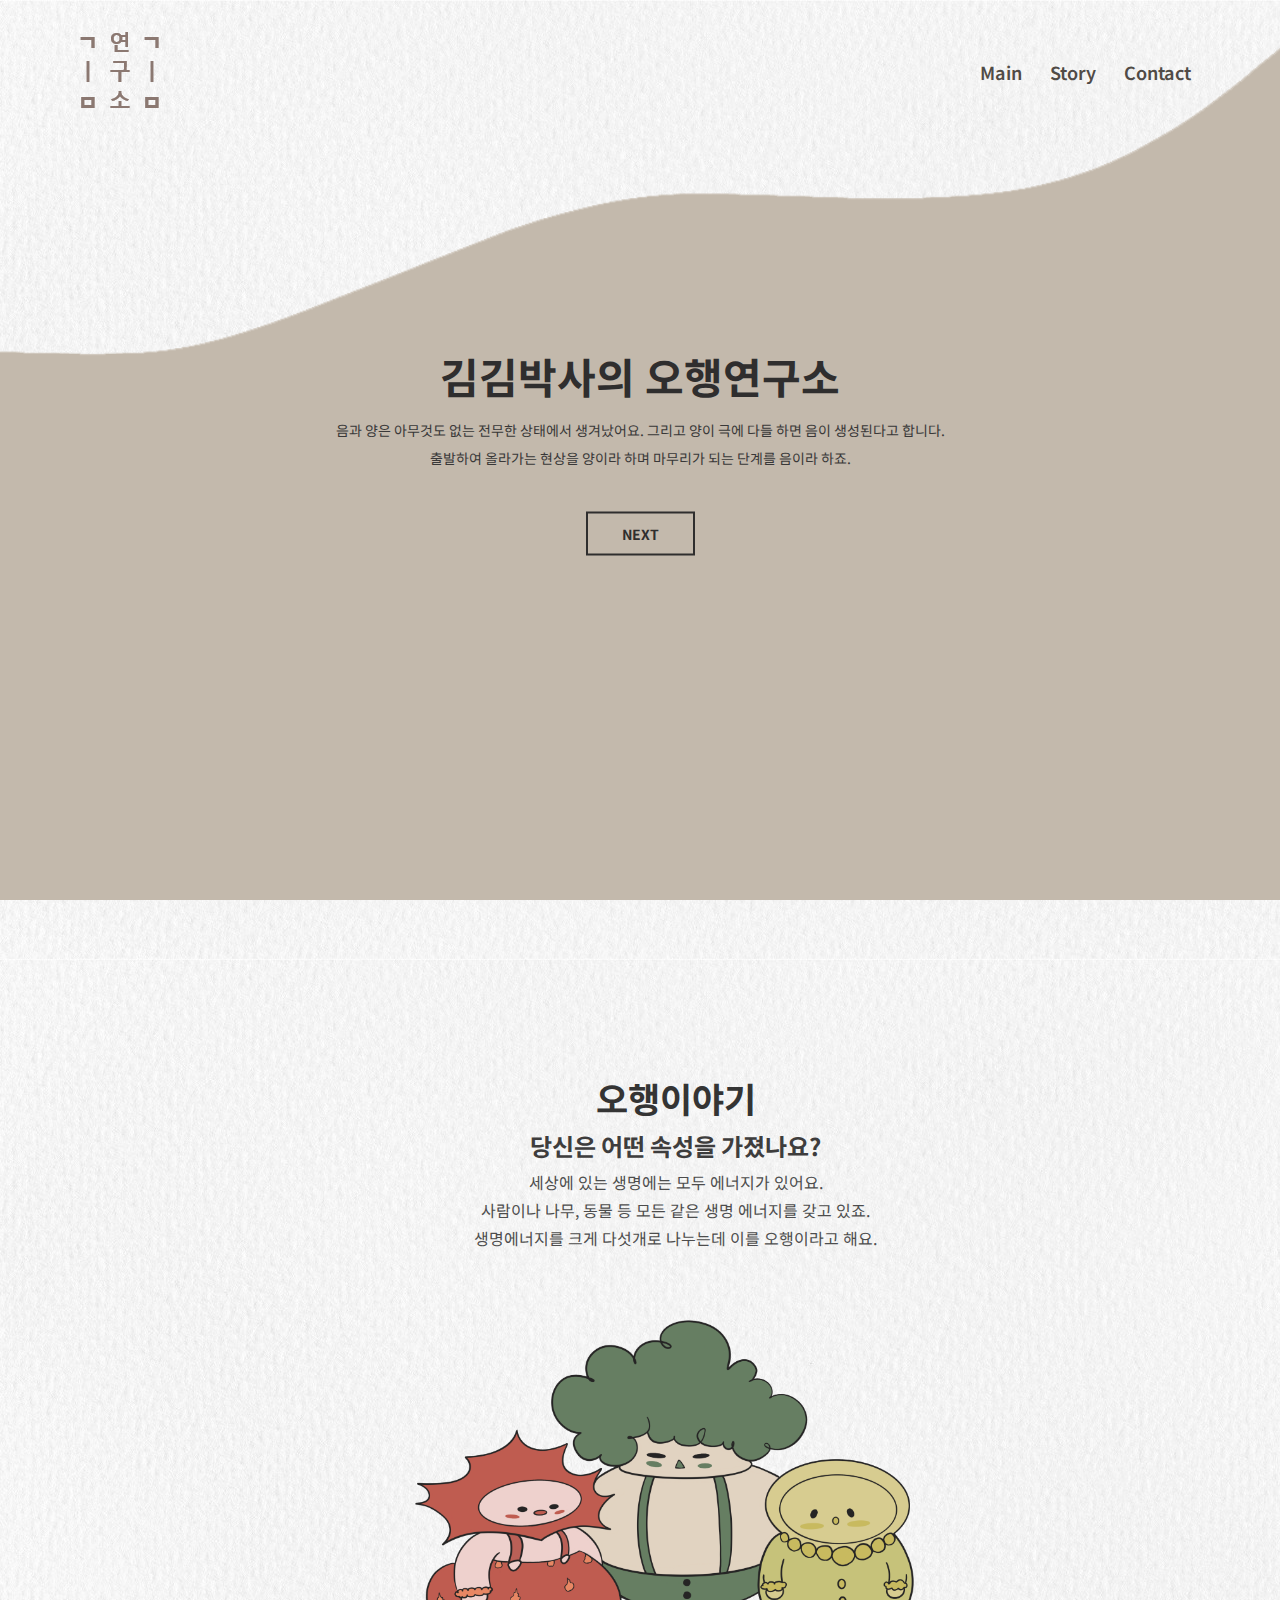
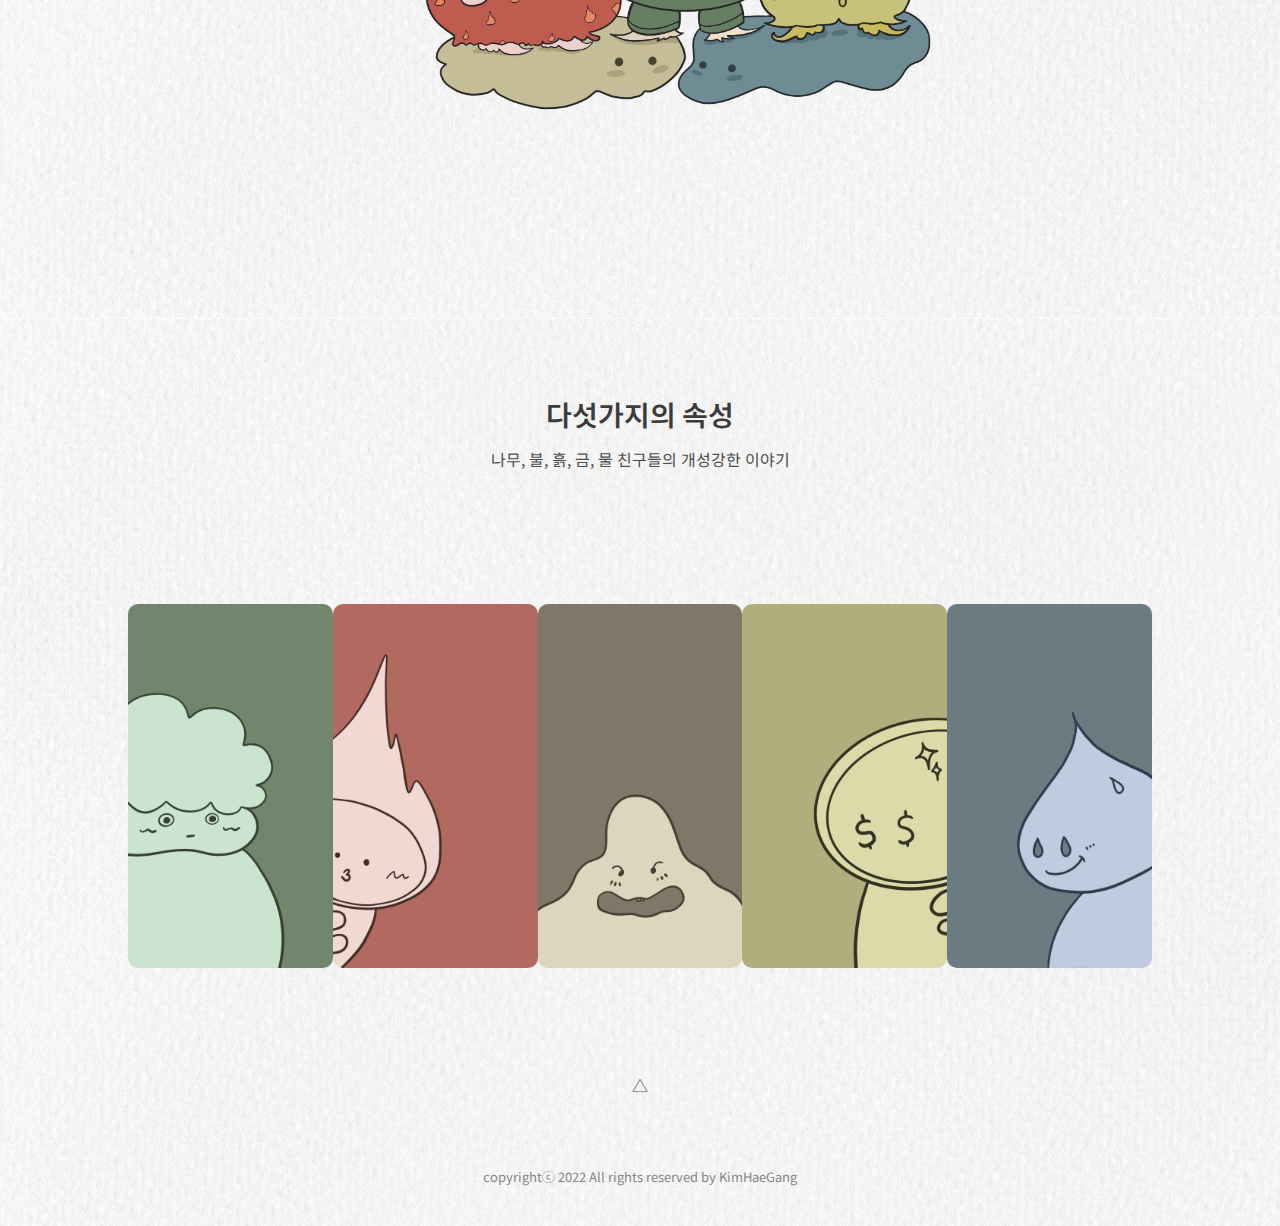
<file: index.html>
<!DOCTYPE html>
<html lang="en">
<head>
  <meta charset="UTF-8">
  <meta name="viewport" content="width=device-width, initial-scale=1.0">
  <meta http-equiv="X-UA-Compatible" content="ie=edge">
  <title>김김박사의 오행연구소</title>
  <link rel="stylesheet" href="css/main.css">
  <link rel="preconnect" href="https://fonts.googleapis.com">
<link rel="preconnect" href="https://fonts.gstatic.com" crossorigin>
<link href="https://fonts.googleapis.com/css2?family=Noto+Sans+KR:wght@100;400;700&display=swap" rel="stylesheet">
<link rel="stylesheet" href="https://stackpath.bootstrapcdn.com/font-awesome/4.7.0/css/font-awesome.min.css">
</head>
<body>

  <!--header-->
  <section class="header" id="header">
    <nav>
      <a href="index.html"><img src="image/logo.png" alt=""></a>
      <div class="nav-link" id="navlink">
        <i class="fa fa-times" onclick="hideMenu()"></i>
        <ul>
          <li><a href="#header">Main</a></li>
          <li><a href="#story">Story</a></li>
          <li><a href="html/contact.html">Contact</a></li>
        </ul>
      </div>
      <i class="fa fa-bars" onclick="showMenu()"></i>
    </nav>

    <div class="text-box">
      <h1>김김박사의 오행연구소</h1>
      <p>음과 양은 아무것도 없는 전무한 상태에서 생겨났어요. 그리고 양이 극에 다들 하면 음이 생성된다고 합니다.
        <br>출발하여 올라가는 현상을 양이라 하며 마무리가 되는 단계를 음이라 하죠.</p>
      <a href="#story-1" class="next">NEXT</a>
    </div>
  </section>

  <section class="story" id="story-1">
    <div class="row">
      <div class="col-1">
        <h1>오행이야기</h1>
        <h2>당신은 어떤 속성을 가졌나요?</h2>
            <p>세상에 있는 생명에는 모두 에너지가 있어요.<br>
            사람이나 나무, 동물 등 모든 같은 생명 에너지를 갖고 있죠.<br>
            생명에너지를 크게 다섯개로 나누는데 이를 오행이라고 해요.</p>
        <img src="image/we.png" alt="" >
      </div>
    </div>
  </section>

  <!-- five layer -->
  <section class="five" id="story">
    <h1> 다섯가지의 속성</h1>
    <p> 나무, 불, 흙, 금, 물 친구들의 개성강한 이야기 </p>

    <div class="row">
      <div class="five-col">
        <img src="image/tt.png" alt="">
        <a href="html/tree.html" ><div class="layer">
          <h3>나는 나무!</h3>
        </div></a>
      </div>

      <div class="five-col">
        <img src="image/ff.png" alt="">
        <a href="html/fire.html"><div class="layer">
          <h3>나는 불!</h3>
        </div></a>
      </div>

      <div class="five-col">
        <img src="image/ss.png" alt="">
        <a href="html/sand.html"><div class="layer">
          <h3>나는 흙!</h3>
        </div></a>
      </div>

      <div class="five-col">
        <img src="image/gg.png" alt="">
        <a href="html/gold.html"><div class="layer">
          <h3>나는 금!</h3>
        </div></a>
      </div>

      <div class="five-col">
        <img src="image/ww.png" alt="">
        <a href="html/water.html"><div class="layer">
          <h3>나는 물!</h3>
        </div></a>
      </div>


    </div>
  </section>

  <section class="five" id="end">
    <a href="#header"><p> △ </p></a>
  </section>

  <!-- footer -->
  <section class="footer">
    <p>copyrightⓒ 2022 All rights reserved by KimHaeGang</p>
  </section>











<!--- javascript for toggle menu ------->
  <script>
  var navlink = document.getElementById("navlink");

  function showMenu(){
     navlink.style.right = "0";
  }
  function hideMenu(){
     navlink.style.right = "-200px";
  }
  </script>
</body>
</html>
</file>
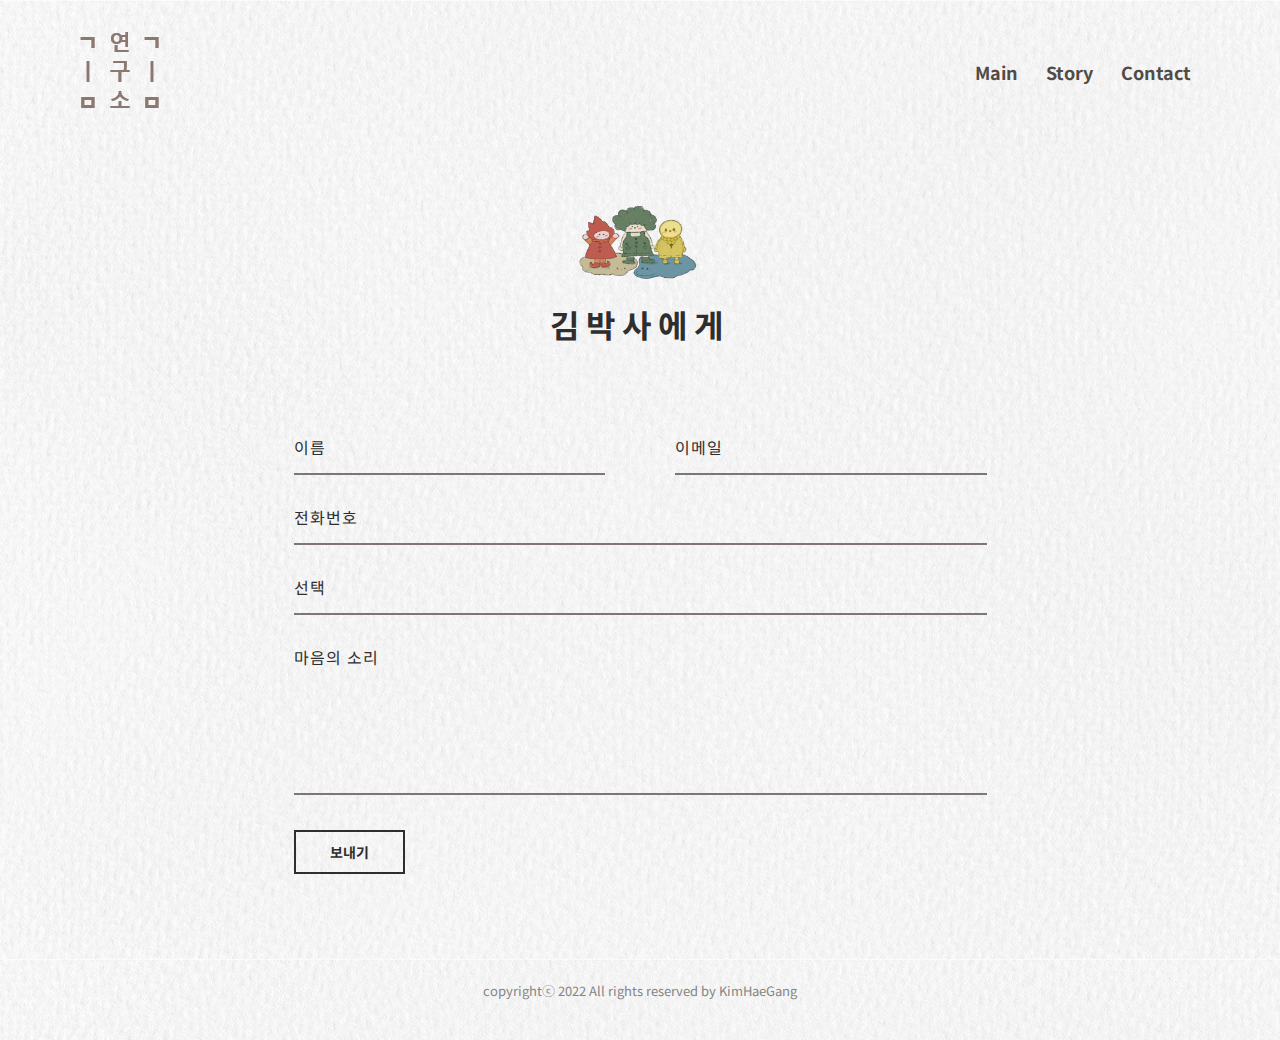
<file: html/contact.html>
<!DOCTYPE html>
<html lang="kr">
<head>
  <meta charset="UTF-8">
  <meta name="viewport" content="width=device-width, initial-scale=1.0">
  <meta http-equiv="X-UA-Compatible" content="ie=edge">
  <link rel="stylesheet" href="../css/contact.css">

  <link rel="preconnect" href="https://fonts.googleapis.com">
<link rel="preconnect" href="https://fonts.gstatic.com" crossorigin>
<link href="https://fonts.googleapis.com/css2?family=Noto+Sans+KR:wght@100;400;700&display=swap" rel="stylesheet">
<link rel="stylesheet" href="https://stackpath.bootstrapcdn.com/font-awesome/4.7.0/css/font-awesome.min.css">
  <title>contact</title>
</head>
<body>

  <!--header-->
  <section class="header" id="header">
    <nav>
      <a href="../index.html"><img src="../image/logo.png" alt=""></a>
      <div class="nav-link" id="navlink">
        <i class="fa fa-times" onclick="hideMenu()"></i>
        <ul>
          <li><a href="../index.html#header">Main</a></li>
          <li><a href="../index.html#story">Story</a></li>
          <li><a href="#">Contact</a></li>
        </ul>
      </div>
      <i class="fa fa-bars" onclick="showMenu()"></i>
    </nav>



    <!--text box-->
  <div class="text-box">

      <div id="container">
        <div class="icon_wrapper">
              <img src="../image/all.png" alt="" class="icon">
        </div>
      <h1>김박사에게</h1>
      <!--<div class="icon_wrapper">
        <svg class="icon" viewBox="0 0 145.192 145.192">
          <path d="M126.82,32.694c-2.804,0-5.08,2.273-5.08,5.075v2.721c-1.462,0-2.646,1.185-2.646,2.647v1.995    c0,1.585,1.286,2.873,2.874,2.873h20.577c1.462,0,2.646-1.185,2.646-2.647v-3.041c0-1.009-0.816-1.825-1.823-1.825v-2.722    c0-2.802-2.276-5.075-5.079-5.075h-1.985v-3.829c0-3.816-3.095-6.912-6.913-6.912h-0.589h-20.45c0-2.67-2.164-4.835-4.833-4.835    H56.843c-2.67,0-4.835,2.165-4.835,4.835H34.356v-3.384h-9.563v3.384v1.178h-7.061v1.416c-2.67,0.27-10.17,1.424-13.882,5.972    c-1.773,2.17-2.44,4.791-1.983,7.793c0.463,3.043,1.271,6.346,2.128,9.841c2.354,9.616,5.024,20.515,0.549,28.077    C2.647,79.44-3.125,90.589,2.201,99.547c4.123,6.935,13.701,10.44,28.5,10.44c1.186,0,2.405-0.023,3.658-0.068v9.028h-0.296    c-2.516,0-4.558,2.039-4.558,4.558v4.566h100.04v-4.564c0-2.519-2.039-4.558-4.558-4.558h-0.297V84.631h0.297    c2.519,0,4.558-2.037,4.558-4.556v-0.009c0-2.516-2.039-4.556-4.556-4.556l-36.786-0.009V61.973c0-2.193-1.777-3.971-3.972-3.971    v-4.711h0.456c1.629,0,2.952-1.32,2.952-2.949h14.227V34.459h1.658c2.672,0,4.834-2.165,4.834-4.834h20.45v3.069H126.82z     M34.06,75.511c-2.518,0-4.558,2.04-4.558,4.556v0.009c0,2.519,2.042,4.556,4.558,4.556h0.296v24.12l-0.042-1.168    c-15.994,0.574-26.122-2.523-30.106-9.229C-0.464,90.5,4.822,80.347,6.55,77.423c4.964-8.382,2.173-19.774-0.29-29.825    c-0.843-3.442-1.639-6.696-2.088-9.638c-0.354-2.35,0.129-4.3,1.484-5.958c3.029-3.714,9.509-4.805,12.076-5.1v1.233h7.061v1.49    v2.684c-2.403,1.114-4.153,2.997-4.676,5.237H18.15c-0.584,0-1.056,0.474-1.056,1.056v0.83c0,0.584,0.475,1.056,1.056,1.056h1.984    c0.561,2.18,2.304,3.999,4.658,5.092v0.029c0,0-2.282,20.823,16.479,22.099v1.102c0,1.177,0.955,2.133,2.133,2.133h3.297    c1.178,0,2.133-0.956,2.133-2.133V50.135c0-1.177-0.955-2.132-2.133-2.132h-3.297c-1.178,0-2.133,0.955-2.133,2.132    c-1.575-0.235-5.532-1.17-6.635-4.547c2.36-1.092,4.109-2.913,4.669-5.097h1.308c0.722,0,1.309-0.584,1.309-1.308v-0.578    c0-0.584-0.475-1.056-1.056-1.056h-1.539c-0.542-2.332-2.416-4.271-4.968-5.363v-2.559h17.651c0,2.67,2.166,4.835,4.836,4.835 h2.392v15.88h13.639c0,1.629,1.321,2.949,2.951,2.949h0.899v4.711c-2.194,0-3.972,1.778-3.972,3.971v13.529L34.06,75.511z     M95.188,101.78c0,8.655-7.012,15.665-15.664,15.665c-8.653,0-15.667-7.01-15.667-15.665c0-8.647,7.014-15.664,15.667-15.664    C88.177,86.116,95.188,93.132,95.188,101.78z M97.189,45.669h-9.556c0-0.896-0.726-1.62-1.619-1.62H74.494    c-0.896,0-1.621,0.727-1.621,1.62h-8.967v-11.21h33.283V45.669z"></path>
          <path d="M70.865,101.78c0,4.774,3.886,8.657,8.66,8.657c4.774,0,8.657-3.883,8.657-8.657c0-4.773-3.883-8.656-8.657-8.656    C74.751,93.124,70.865,97.006,70.865,101.78z"></path>
        </svg>
      </div>-->

      <form action="#" method="post" id="contact_form">
        <div class="name">
          <label for="name"></label>
          <input type="text" placeholder="이름" name="name" id="name_input" required>
        </div>
        <div class="email">
          <label for="email"></label>
          <input type="email" placeholder="이메일" name="email" id="email_input" required>
        </div>
        <div class="telephone">
          <label for="name"></label>
          <input type="text" placeholder="전화번호" name="telephone" id="telephone_input" required>
        </div>
        <div class="subject">
          <label for="subject"></label>
          <select placeholder="Subject line" name="subject" id="subject_input" required>
            <option disabled hidden selected>선택</option>
            <option>나의 오행을 알고싶어요!</option>
            <option>사주를 보고싶어요!</option>
            <option>개인 상담을 하고싶어요!</option>
          </select>
        </div>
        <div class="message">
          <label for="message"></label>
          <textarea name="message" placeholder="마음의 소리" id="message_input" cols="30" rows="5" required></textarea>
        </div>
        <div class="submit">
          <input type="submit" value="보내기" id="form_button" />
        </div>
      </form><!-- // End form -->
    </div><!-- // End #container -->
  </div>
  </section>

  <!-- footer -->
  <section class="footer">
    <p>copyrightⓒ 2022 All rights reserved by KimHaeGang</p>
  </section>


<!--- javascript for toggle menu ------->
  <script>
  var navlink = document.getElementById("navlink");

  function showMenu(){
     navlink.style.right = "0";
  }
  function hideMenu(){
     navlink.style.right = "-200px";
  }
  </script>
</body>
</html>
</file>
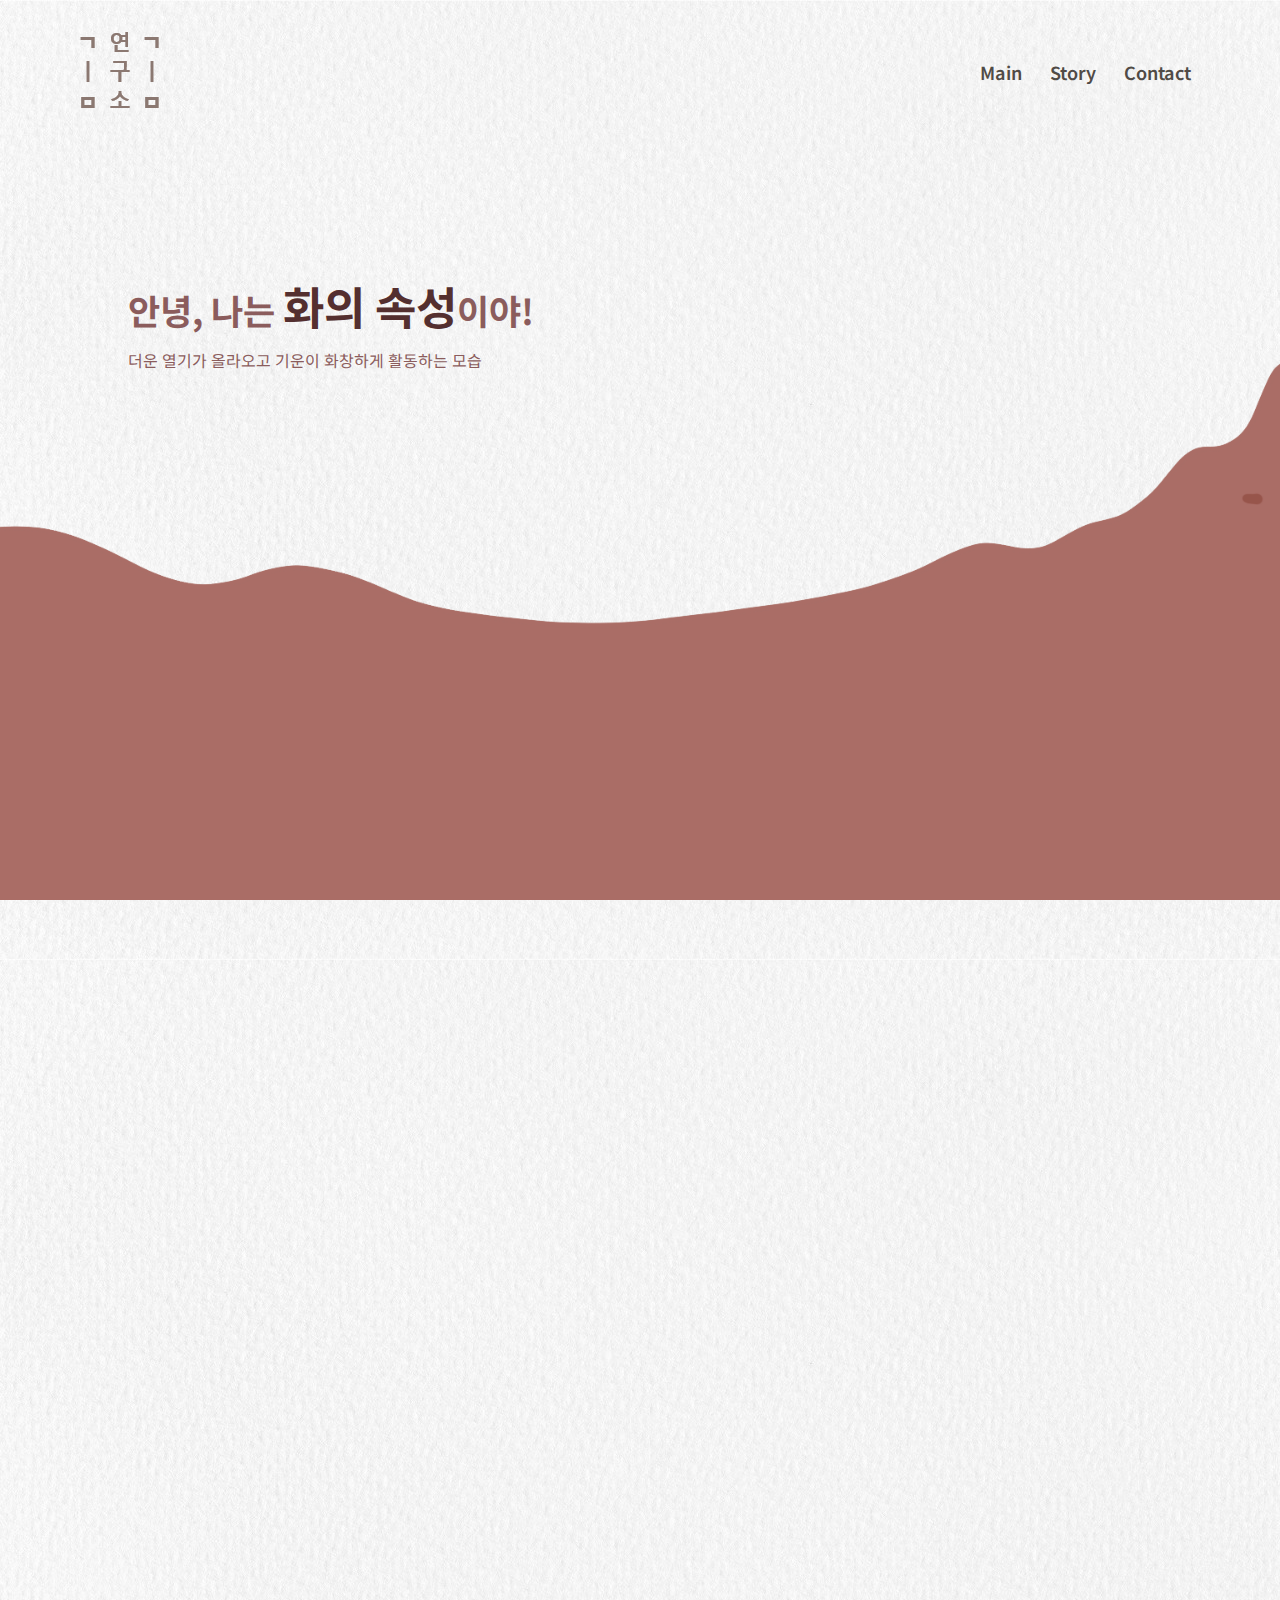
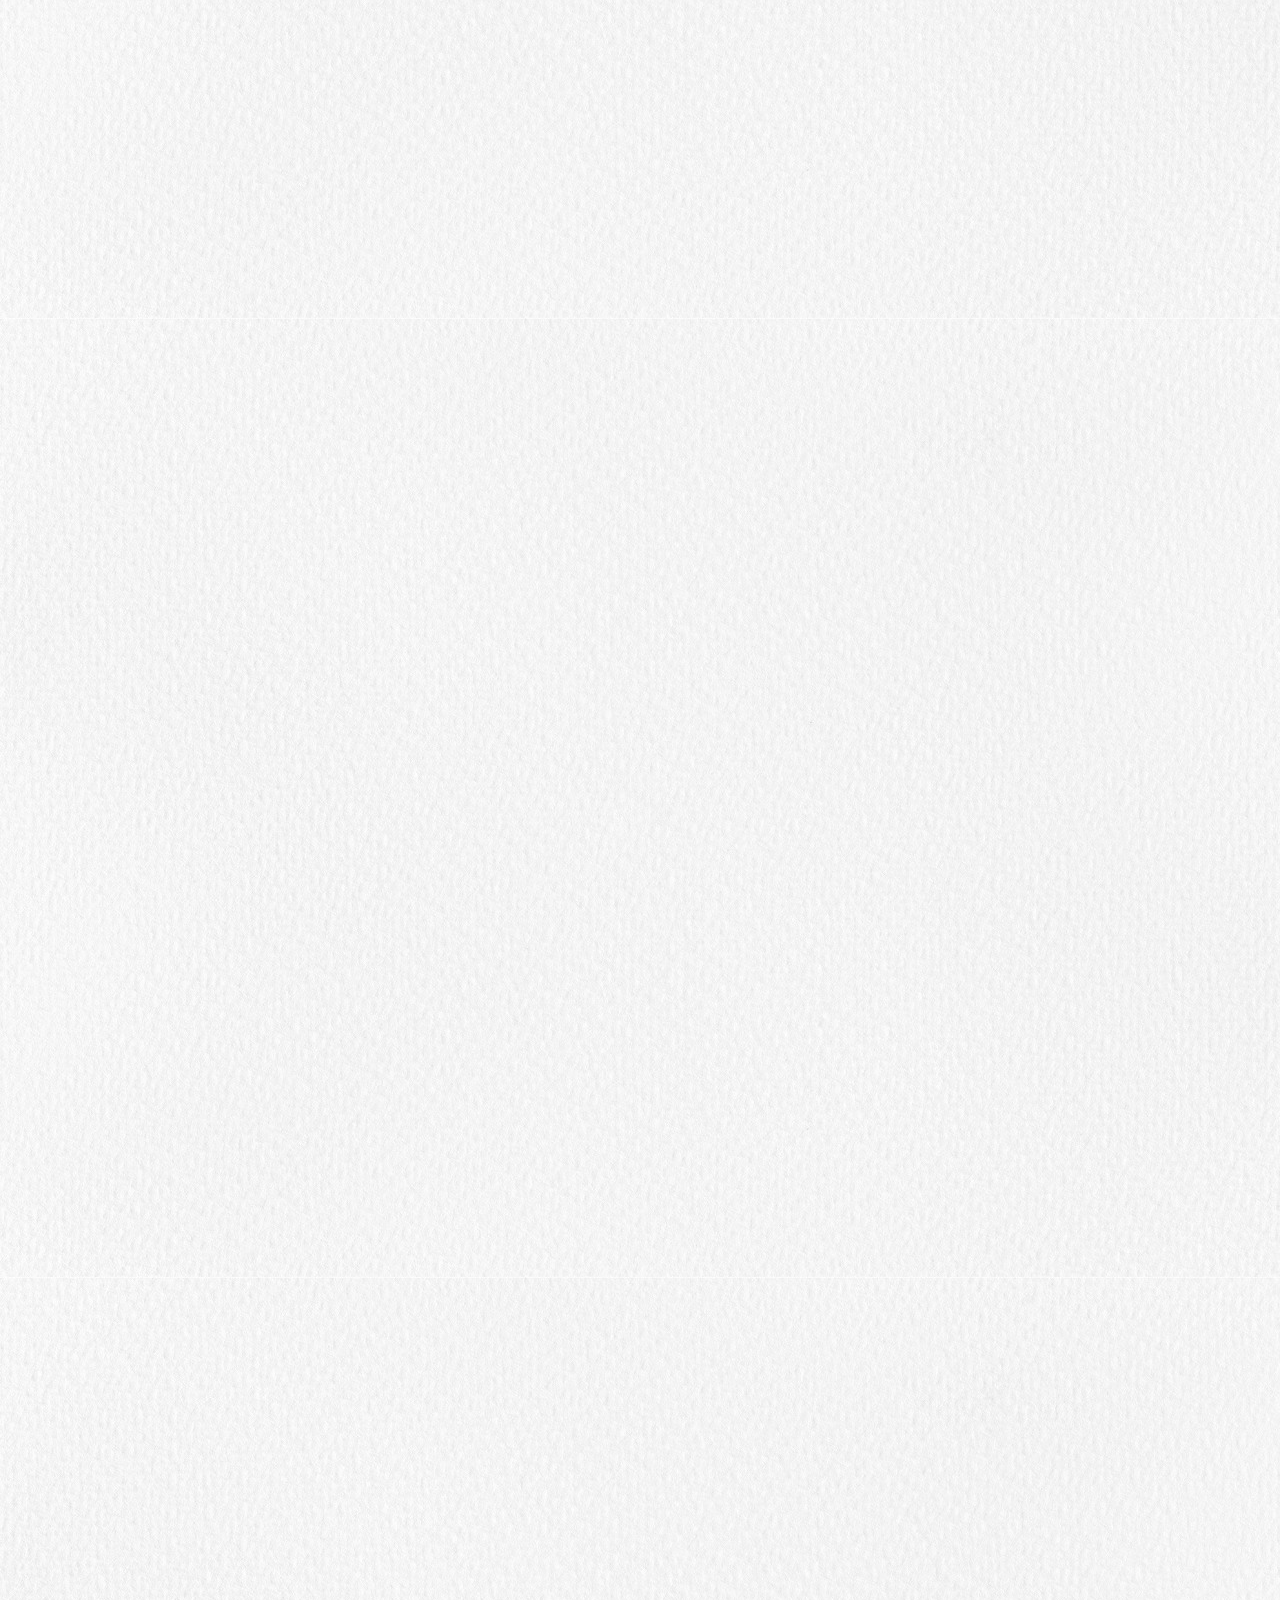
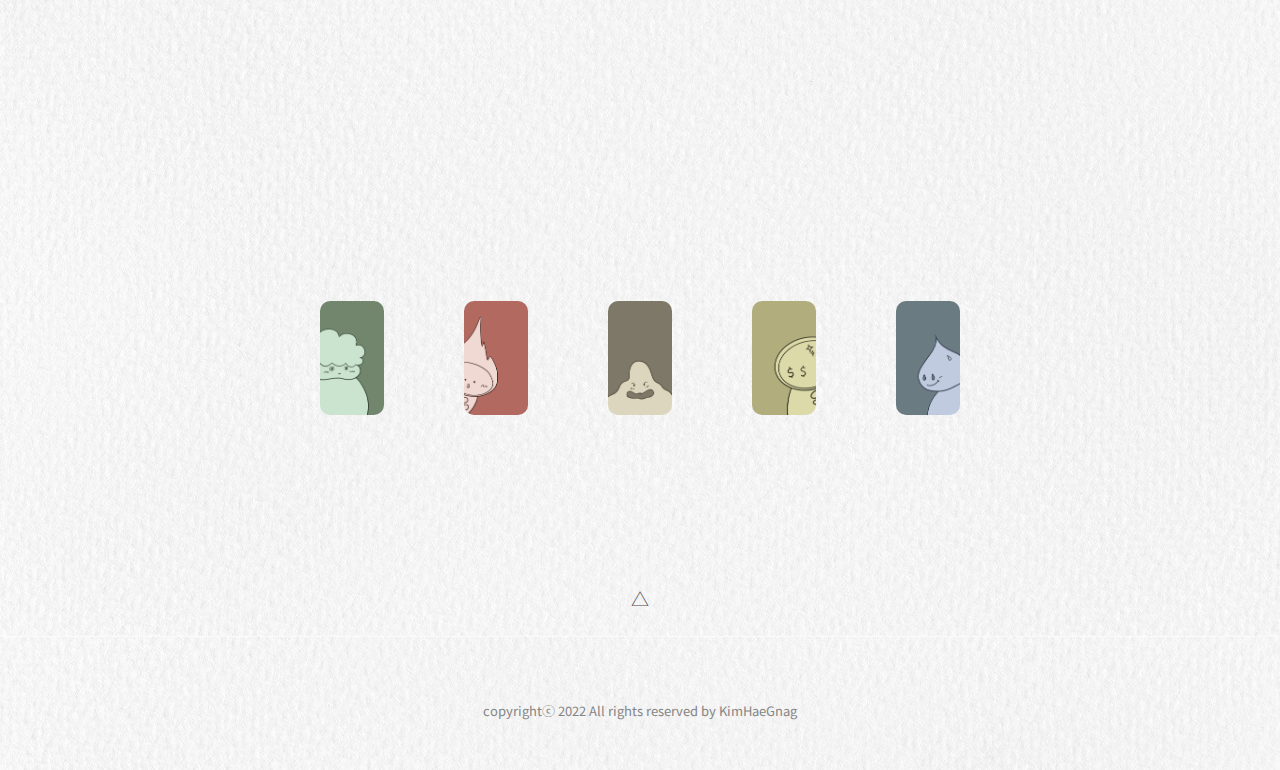
<file: html/fire.html>
<!DOCTYPE html>
<html lang="en">
<head>
  <meta charset="UTF-8">
  <meta name="viewport" content="width=device-width, initial-scale=1.0">
  <meta http-equiv="X-UA-Compatible" content="ie=edge">
  <title>화의 이야기</title>
  <link rel="stylesheet" href="../css/sub.css">
  <link rel="preconnect" href="https://fonts.googleapis.com">
<link rel="preconnect" href="https://fonts.gstatic.com" crossorigin>
<link href="https://fonts.googleapis.com/css2?family=Noto+Sans+KR:wght@100;400;700&display=swap" rel="stylesheet">
<link rel="stylesheet" href="https://stackpath.bootstrapcdn.com/font-awesome/4.7.0/css/font-awesome.min.css">
<link rel="stylesheet" href="https://unpkg.com/aos@next/dist/aos.css" />
</head>
<body >

  <!--header-->
  <section class="header" id="header" style="background-image: url(../image/ffbg.png);">
    <nav>
      <a href="../index.html"><img src="../image/logo.png" alt=""></a>
      <div class="nav-link" id="navlink">
        <i class="fa fa-times" onclick="hideMenu()"></i>
        <ul>
          <li><a href="../index.html#header">Main</a></li>
          <li><a href="../index.html#story">Story</a></li>
          <li><a href="contact.html">Contact</a></li>
        </ul>
      </div>
      <i class="fa fa-bars" onclick="showMenu()"></i>
    </nav>

    <!--main text-->
    <div class="row">
      <div class="text-box">
          <h1 style="color: rgb(139, 92, 92)">안녕, 나는 <span style="color: rgb(84, 47, 47)">화의 속성</span>이야!</h1>
          <p style="color:rgb(139, 92, 92)"> 더운 열기가 올라오고 기운이 화창하게 활동하는 모습</p>
      </div>
   </div>
  </section>

  <!-- story -->
  <section class="story" id="story">
    <div class="row">
      <div class="col-1" data-aos="fade-up"  data-aos-duration="2000" data-aos-once="true">
         <img src="../image/fire1.png" >
         <p>나는 여름의 이글거리는 태양과 같아요.<br>
            가장 높은 곳에서 만물을 비추어주는 태양은 차별도 없고 사심이 없어요. <br>
           그리고 너무나 환하여 눈에 잘 띈답니다. </p>

      </div>
    </div>

    <div class="row">
      <div class="col-1" data-aos="fade-up"  >
        <img src="../image/fire2.png" >
        <p>그래서 나는 주변이 잘보여서 오지랖이 넓고 주목받는 것도 좋아하고<br>
           태양이 빛을 비추듯이 남앞에서 강연을 하거나 정보를 전달하는 것을 잘한답니다. </p>
      </div>
    </div>

    <div class="row">
      <div class="col-1"  data-aos="fade-up">
        <img src="../image/fire3.png" >
        <p>주로 연예인들은 화의 에너지가 많아요.</p>
      </div>
    </div>
  </section>

  <!-- fivelayer -->
    <section class="five">
      <div class="row">
        <div class="five-col">
          <img src="../image/tt.png" alt="">
          <a href="tree.html" ><div class="layer">
          </div></a>
        </div>

        <div class="five-col">
          <img src="../image/ff.png" alt="">
          <a href="fire.html"><div class="layer">
          </div></a>
        </div>

        <div class="five-col">
          <img src="../image/ss.png" alt="">
          <a href="sand.html"><div class="layer">
          </div></a>
        </div>

        <div class="five-col">
          <img src="../image/gg.png" alt="">
          <a href="gold.html"><div class="layer">
          </div></a>
        </div>

        <div class="five-col">
          <img src="../image/ww.png" alt="">
          <a href="water.html"><div class="layer">
          </div></a>
        </div>


      </div>
    </section>


    <section class="five" id="end">
      <a href="#header"><p> △ </p></a>
    </select>


  <!-- footer -->
  <section class="footer">
    <p>copyrightⓒ 2022 All rights reserved by KimHaeGnag</p>
  </section>











<!--- javascript for toggle menu ------->
  <script>
  var navlink = document.getElementById("navlink");

  function showMenu(){
     navlink.style.right = "0";
  }
  function hideMenu(){
     navlink.style.right = "-200px";
  }
  </script>
  <!--scroll-->
  <script src="https://unpkg.com/aos@next/dist/aos.js"></script>
    <script>
      AOS.init({
        duration: 3000,
        once: true,
      });
    </script>

</body>
</html>
</file>
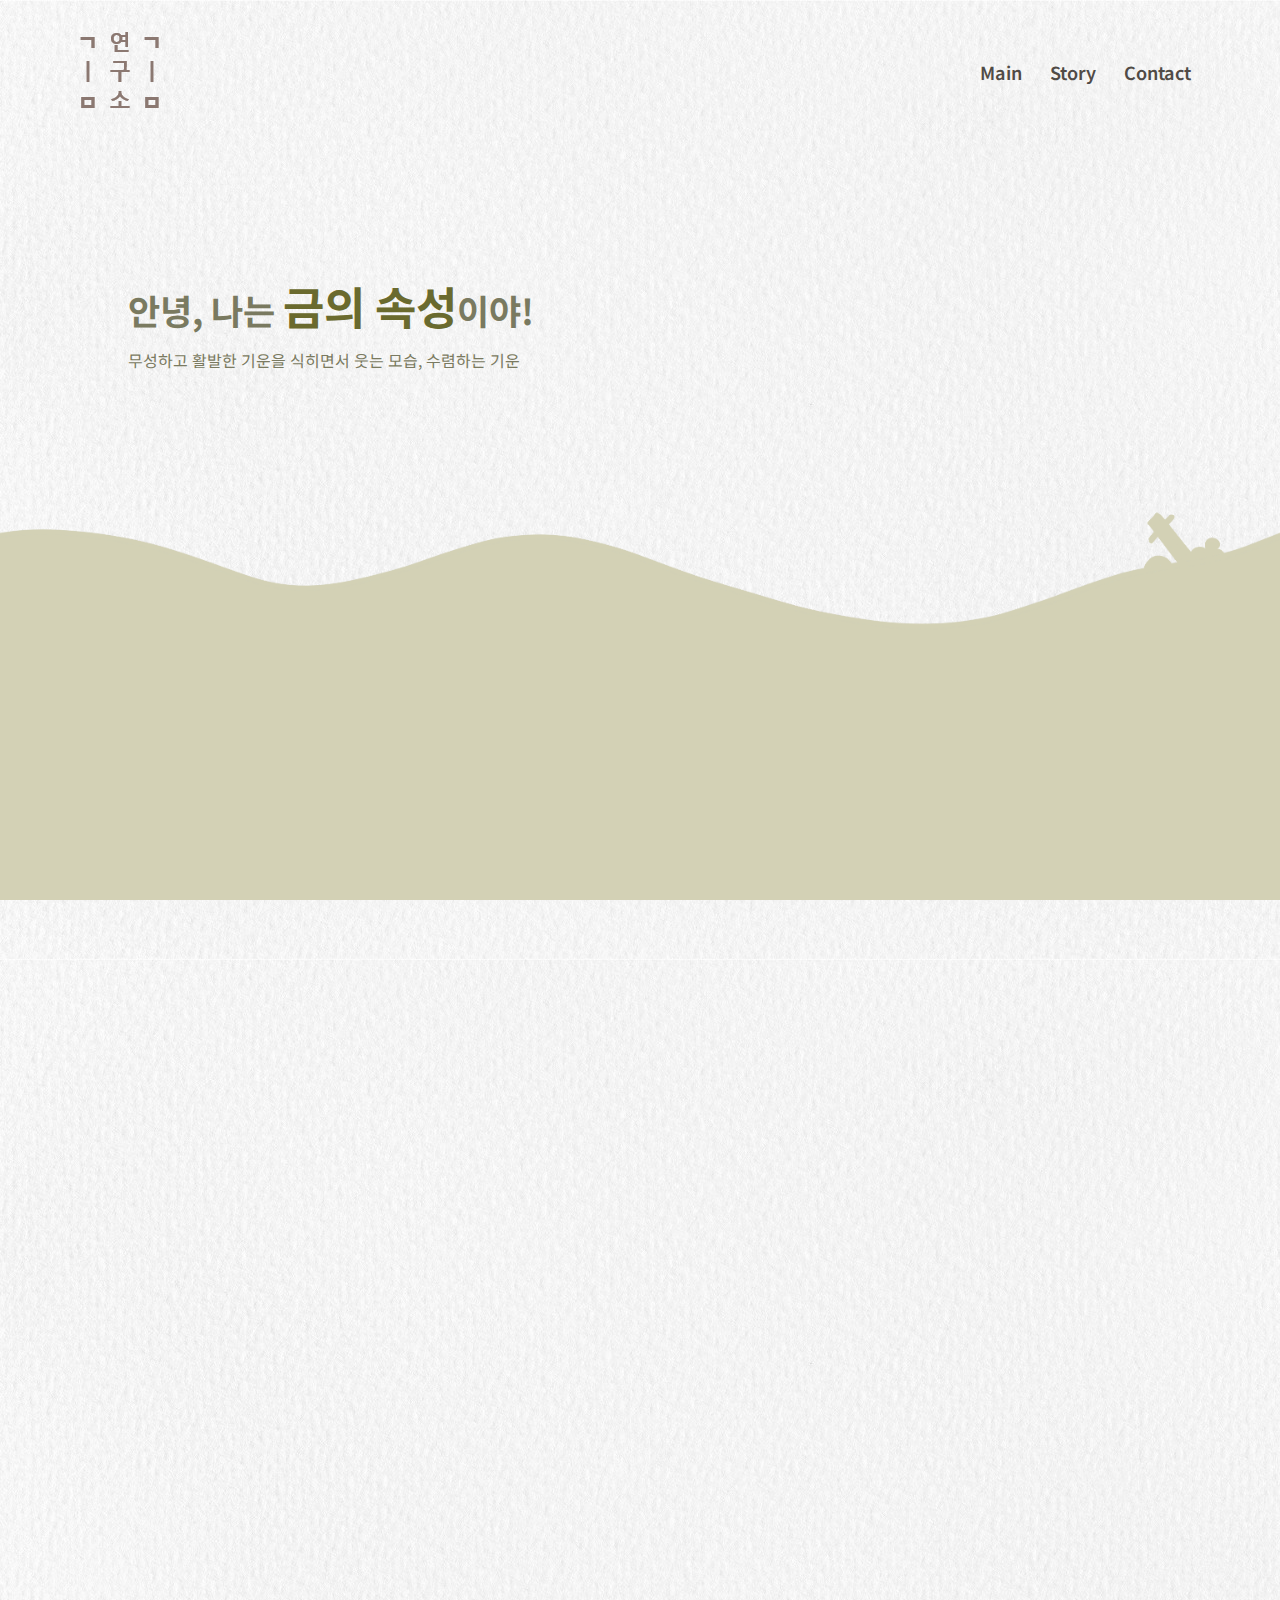
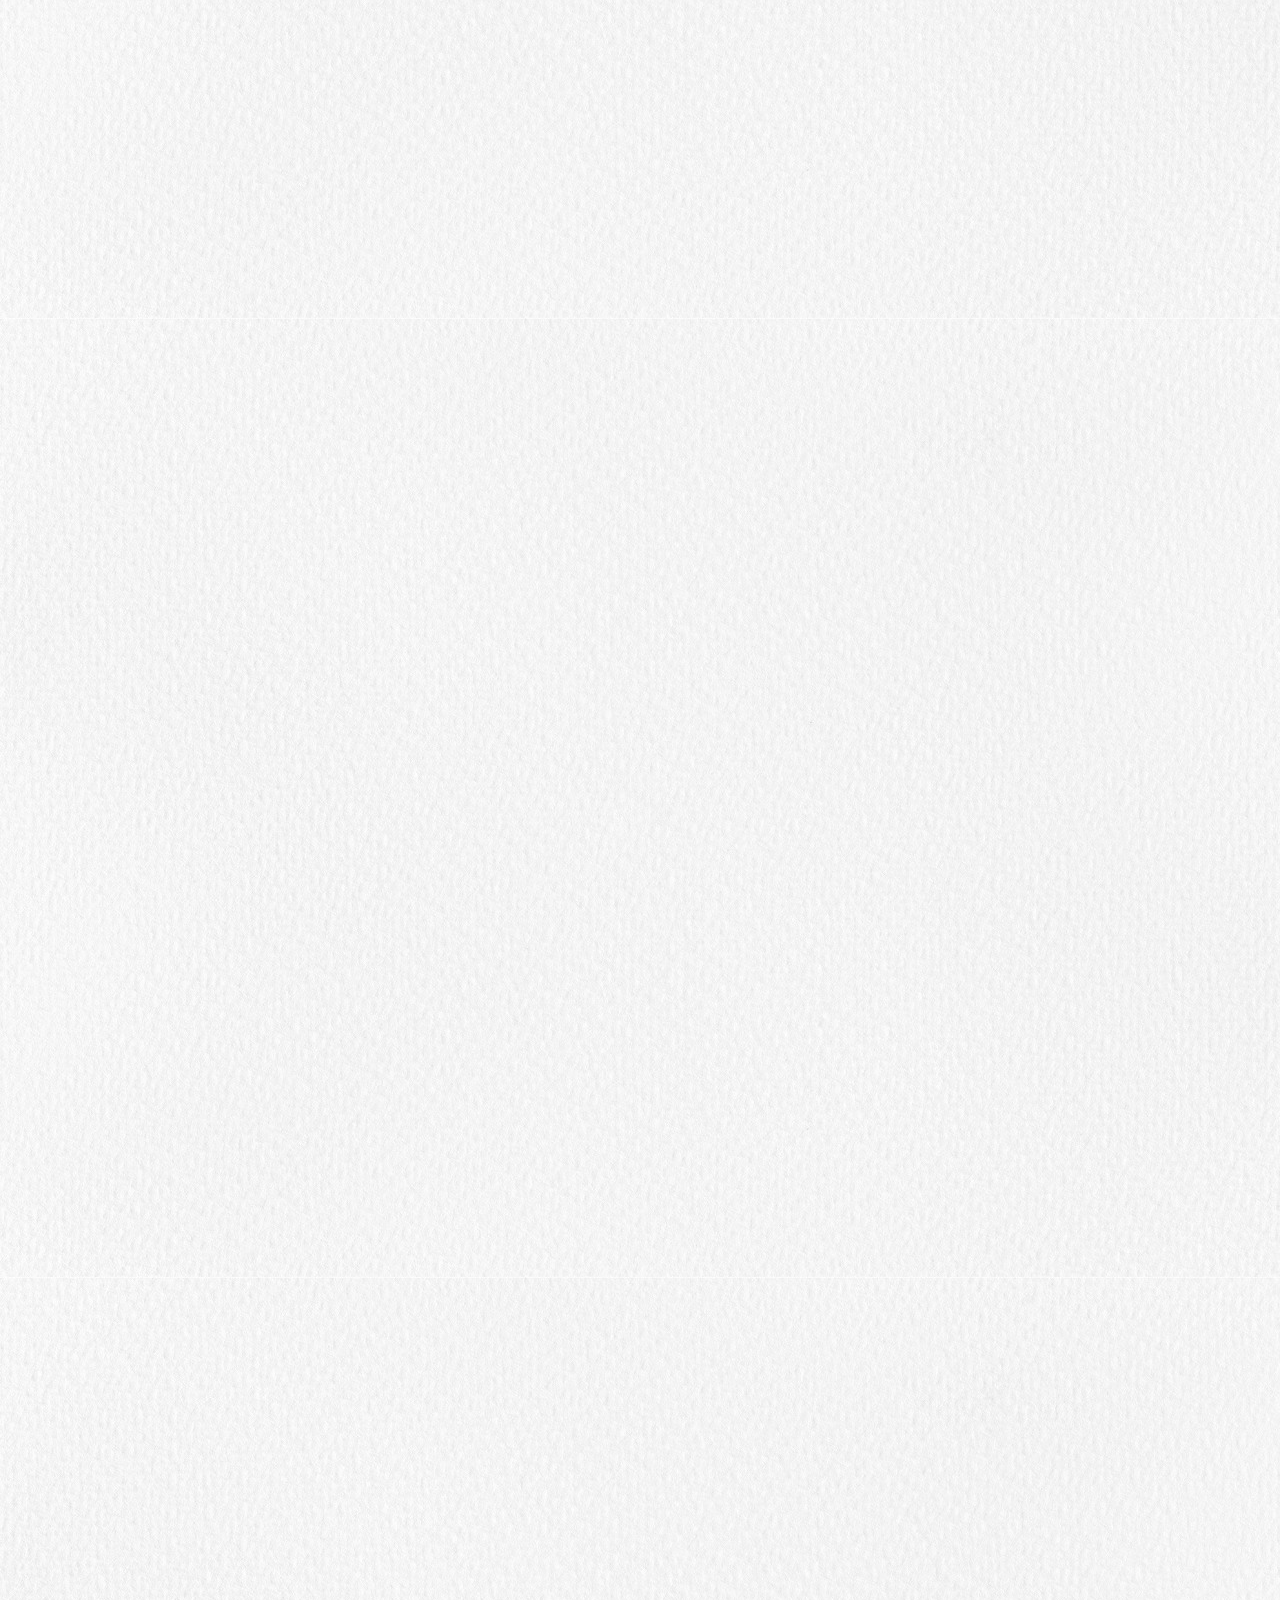
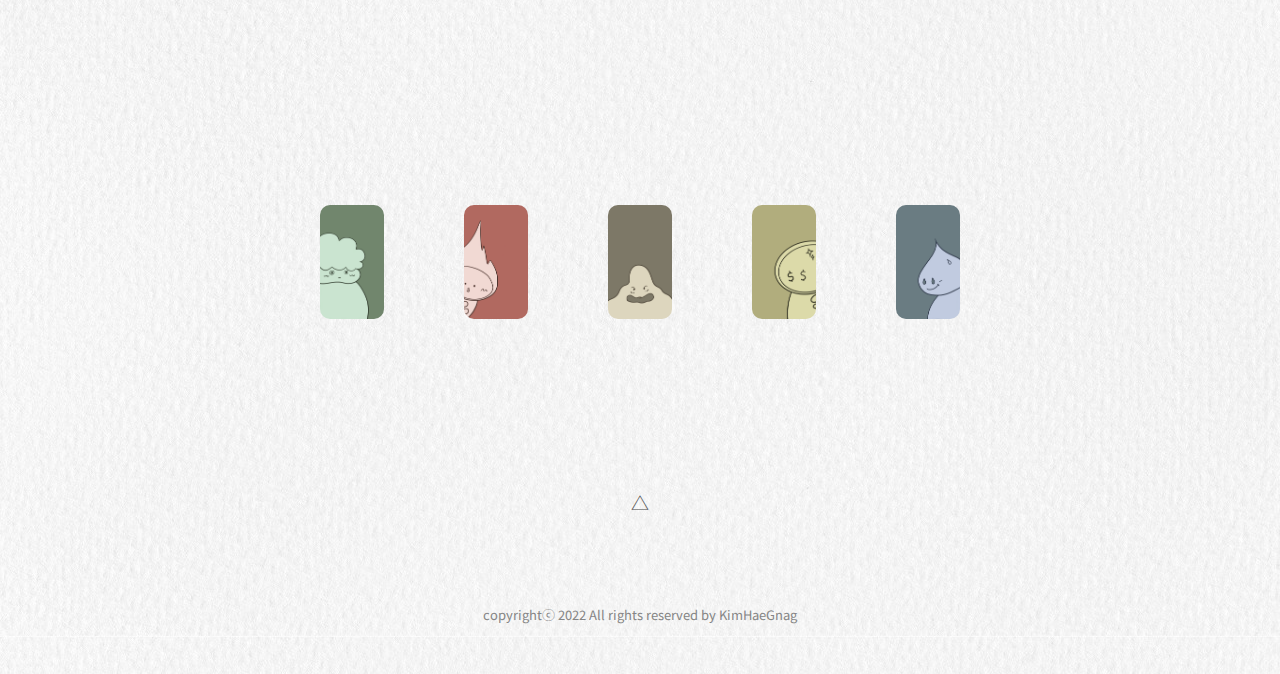
<file: html/gold.html>
<!DOCTYPE html>
<html lang="en">
<head>
  <meta charset="UTF-8">
  <meta name="viewport" content="width=device-width, initial-scale=1.0">
  <meta http-equiv="X-UA-Compatible" content="ie=edge">
  <title>금의 이야기</title>
  <link rel="stylesheet" href="../css/sub.css">
  <link rel="preconnect" href="https://fonts.googleapis.com">
<link rel="preconnect" href="https://fonts.gstatic.com" crossorigin>
<link href="https://fonts.googleapis.com/css2?family=Noto+Sans+KR:wght@100;400;700&display=swap" rel="stylesheet">
<link rel="stylesheet" href="https://stackpath.bootstrapcdn.com/font-awesome/4.7.0/css/font-awesome.min.css">
<link rel="stylesheet" href="https://unpkg.com/aos@next/dist/aos.css" />
</head>
<body >

  <!--header-->
  <section class="header" id="header" style="background-image: url(../image/ggbg.png);">
    <nav>
      <a href="../index.html"><img src="../image/logo.png" alt=""></a>
      <div class="nav-link" id="navlink">
        <i class="fa fa-times" onclick="hideMenu()"></i>
        <ul>
          <li><a href="../index.html#header">Main</a></li>
          <li><a href="../index.html#story">Story</a></li>
          <li><a href="contact.html">Contact</a></li>
        </ul>
      </div>
      <i class="fa fa-bars" onclick="showMenu()"></i>
    </nav>

    <!--main text-->
    <div class="row">
      <div class="text-box">
          <h1 style="color: rgb(122, 122, 96)">안녕, 나는 <span style="color: rgb(106, 106, 46)">금의 속성</span>이야!</h1>
          <p style="color:rgb(122, 122, 96)"> 무성하고 활발한 기운을 식히면서 웃는 모습, 수렴하는 기운</p>
      </div>
   </div>
  </section>

  <!-- story -->
  <section class="story" id="story">
    <div class="row">
      <div class="col-1" data-aos="fade-up"  data-aos-duration="2000" data-aos-once="true">
         <img src="../image/gold1.png" >
         <p>금은 쇠나 바위의 성질이에요.<br>
            그래서 나는 결단력이 강한 편이랍니다.  </p>

      </div>
    </div>

    <div class="row">
      <div class="col-1" data-aos="fade-up"  >
        <img src="../image/gold2.png" >
        <p>조금 차가운 느낌이 들기도 하며 강단있는 결정을 잘해요.<br>
       또한 가을에 열매와 같아서 결실을 잘 맺는 장점도 있답니다. </p>
      </div>
    </div>

    <div class="row">
      <div class="col-1" data-aos="fade-up" >
        <img src="../image/gold3.png"  >
        <p>나는 금속을 잘다루는 나는 컴퓨터 관련일, 자동차관련일, 보석을 세공하는 일에 관심이 많아요.</p>
      </div>
    </div>
  </section>

  <!-- fivelayer -->
    <section class="five">
      <div class="row">
        <div class="five-col">
          <img src="../image/tt.png" alt="">
          <a href="tree.html" ><div class="layer">
          </div></a>
        </div>

        <div class="five-col">
          <img src="../image/ff.png" alt="">
          <a href="fire.html"><div class="layer">
          </div></a>
        </div>

        <div class="five-col">
          <img src="../image/ss.png" alt="">
          <a href="sand.html"><div class="layer">
          </div></a>
        </div>

        <div class="five-col">
          <img src="../image/gg.png" alt="">
          <a href="gold.html"><div class="layer">
          </div></a>
        </div>

        <div class="five-col">
          <img src="../image/ww.png" alt="">
          <a href="water.html"><div class="layer">
          </div></a>
        </div>
     </div>

    </section>


    <section class="five" id="end">
      <a href="#header"><p> △ </p></a>
    </select>


  <!-- footer -->
  <section class="footer">
    <p>copyrightⓒ 2022 All rights reserved by KimHaeGnag</p>
  </section>











<!--- javascript for toggle menu ------->
  <script>
  var navlink = document.getElementById("navlink");

  function showMenu(){
     navlink.style.right = "0";
  }
  function hideMenu(){
     navlink.style.right = "-200px";
  }
  </script>
  <!--scroll-->
  <script src="https://unpkg.com/aos@next/dist/aos.js"></script>
    <script>
      AOS.init({
        duration: 3000,
        once: true,
      });
    </script>

</body>
</html>
</file>
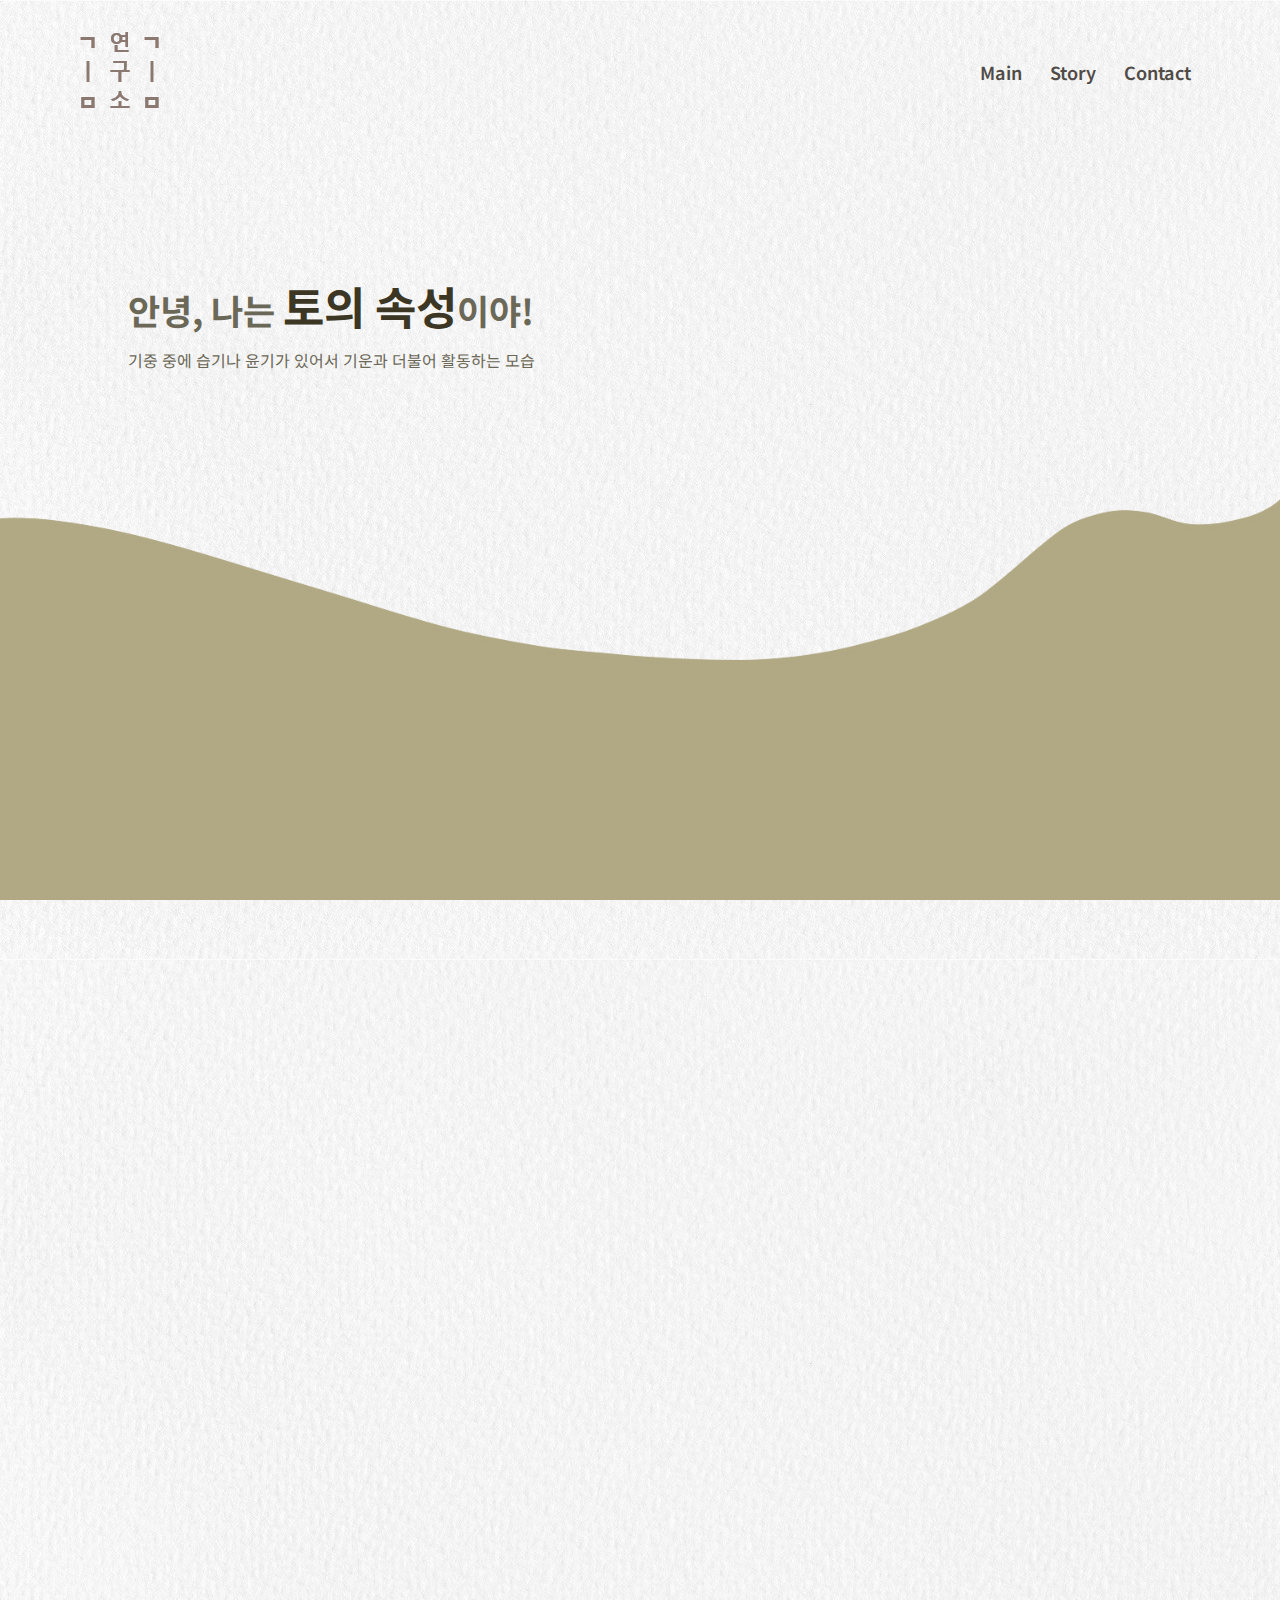
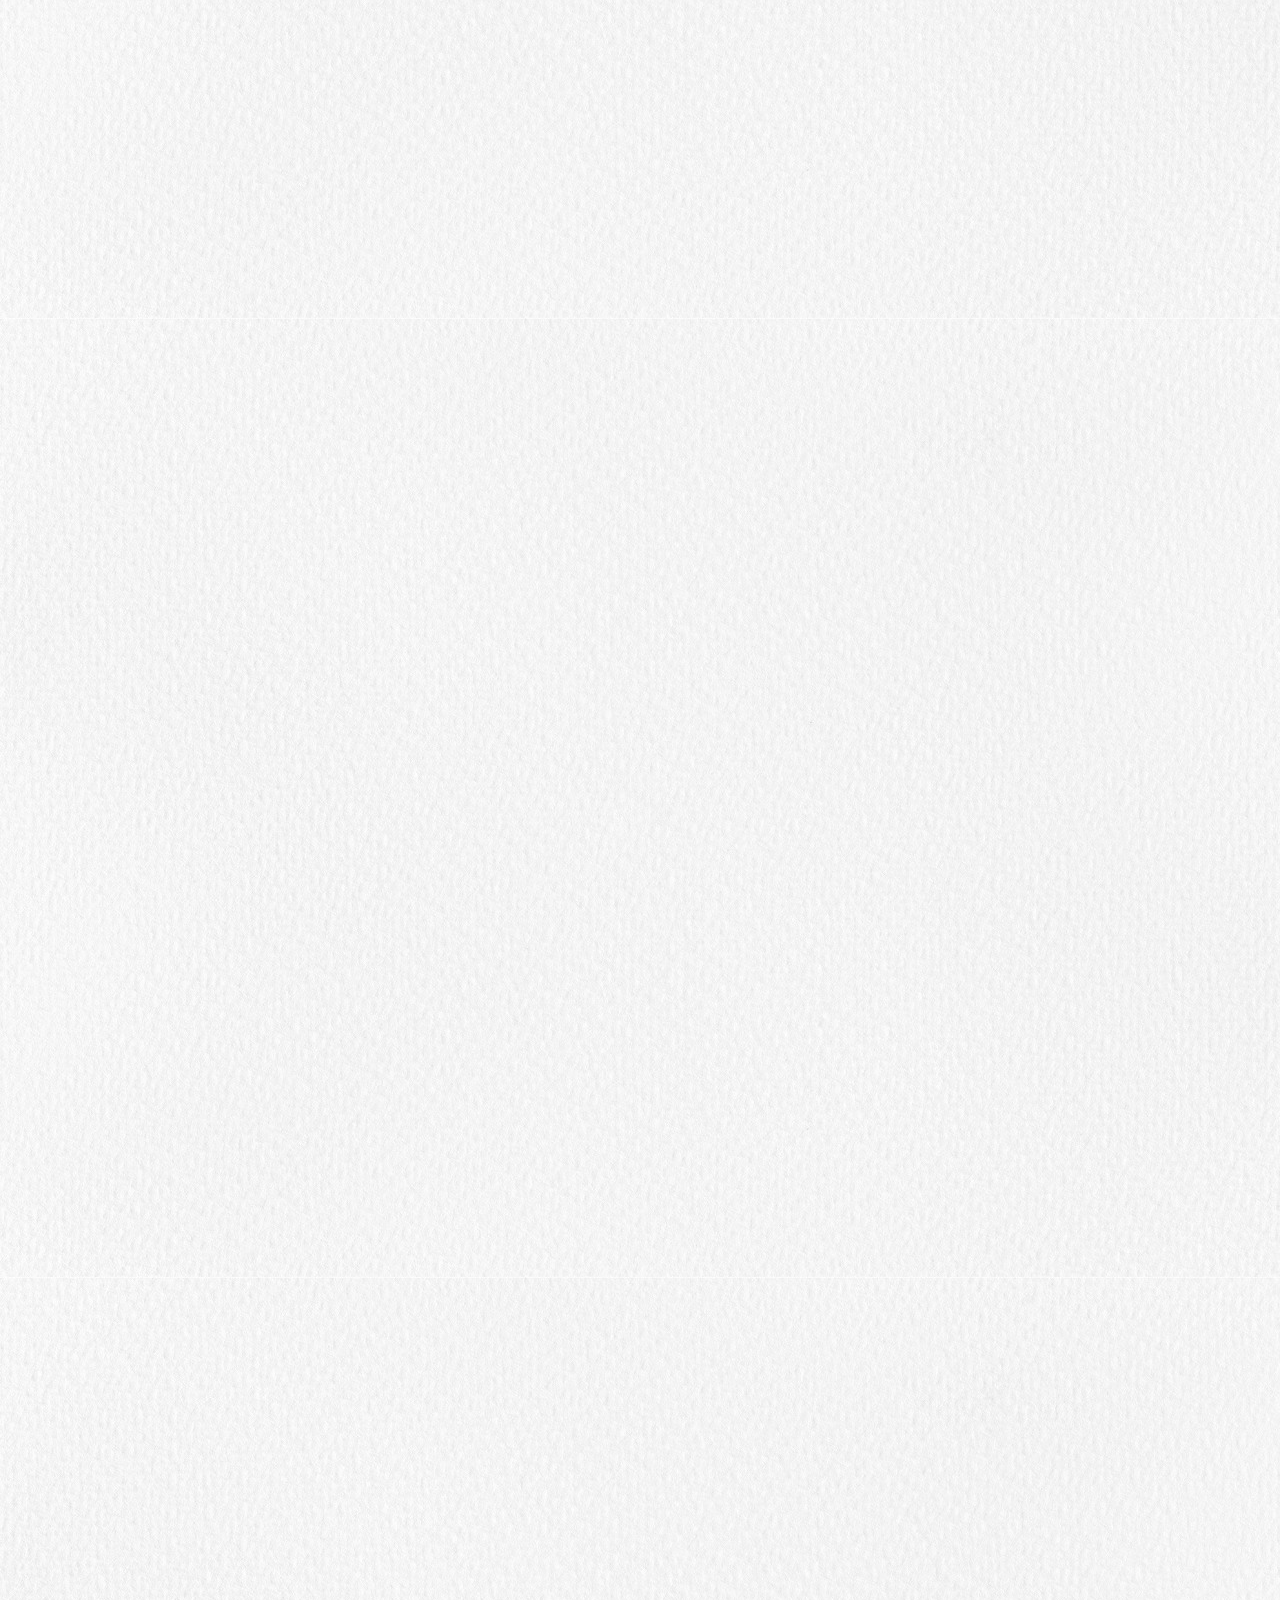
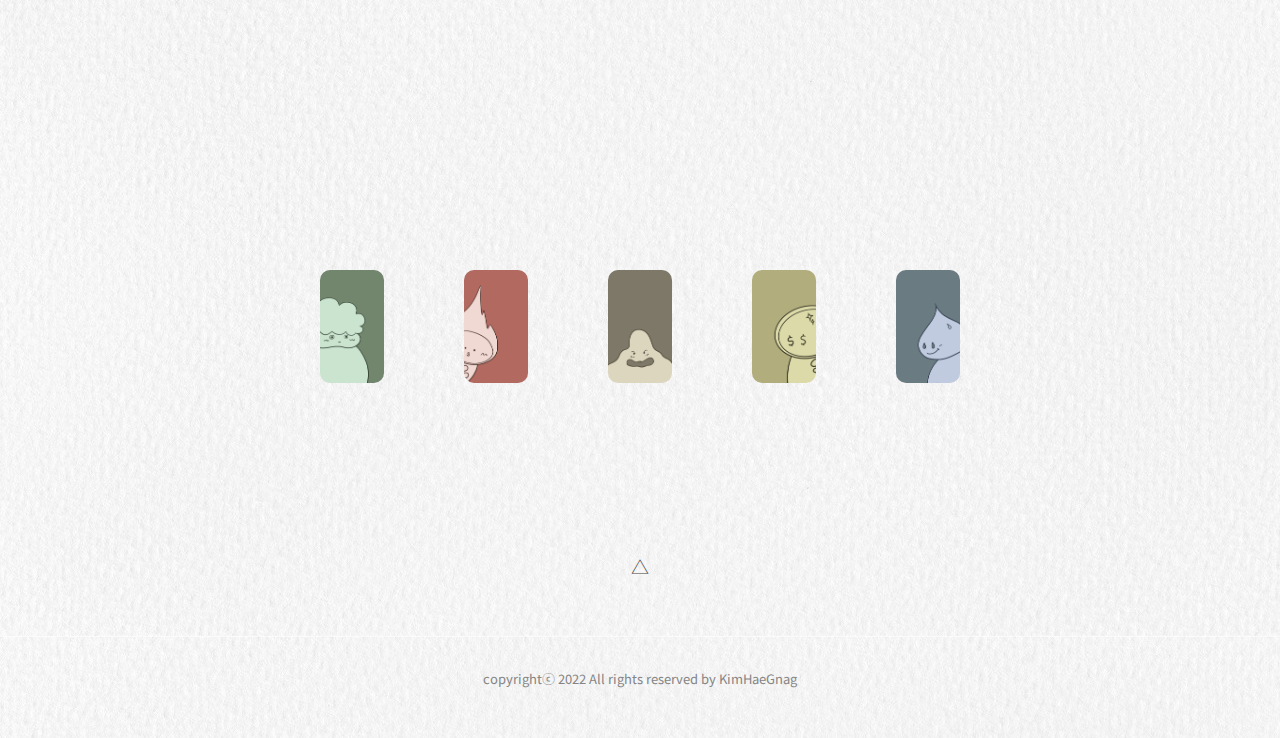
<file: html/sand.html>
<!DOCTYPE html>
<html lang="en">
<head>
  <meta charset="UTF-8">
  <meta name="viewport" content="width=device-width, initial-scale=1.0">
  <meta http-equiv="X-UA-Compatible" content="ie=edge">
  <title>토의 이야기</title>
  <link rel="stylesheet" href="../css/sub.css">
  <link rel="preconnect" href="https://fonts.googleapis.com">
<link rel="preconnect" href="https://fonts.gstatic.com" crossorigin>
<link href="https://fonts.googleapis.com/css2?family=Noto+Sans+KR:wght@100;400;700&display=swap" rel="stylesheet">
<link rel="stylesheet" href="https://stackpath.bootstrapcdn.com/font-awesome/4.7.0/css/font-awesome.min.css">
<link rel="stylesheet" href="https://unpkg.com/aos@next/dist/aos.css" />
</head>
<body >

  <!--header-->
  <section class="header" id="header" style="background-image: url(../image/ssbg.png);">
    <nav>
      <a href="../index.html"><img src="../image/logo.png" alt=""></a>
      <div class="nav-link" id="navlink">
        <i class="fa fa-times" onclick="hideMenu()"></i>
        <ul>
          <li><a href="../index.html#header">Main</a></li>
          <li><a href="../index.html#story">Story</a></li>
          <li><a href="contact.html">Contact</a></li>
        </ul>
      </div>
      <i class="fa fa-bars" onclick="showMenu()"></i>
    </nav>

    <!--main text-->
    <div class="row">
      <div class="text-box">
          <h1 style="color: rgb(107, 104, 87)">안녕, 나는 <span style="color: rgb(60, 55, 36)">토의 속성</span>이야!</h1>
          <p style="color:rgb(107, 104, 87)"> 기중 중에 습기나 윤기가 있어서 기운과 더불어 활동하는 모습</p>
      </div>
   </div>
  </section>

  <!-- story -->
  <section class="story" id="story">
    <div class="row">
      <div class="col-1" data-aos="fade-up"  data-aos-duration="2000" data-aos-once="true">
         <img src="../image/sand1.png" >
         <p>대지가 모든 것을 포용하듯이 나는 포용력이 좋아요.<br>
            어머니가 아이를 품에 안는 것처럼 사람을 품는 능력이 있답니다. </p>

      </div>
    </div>

    <div class="row">
      <div class="col-1" data-aos="fade-up"  >
        <img src="../image/sand2.png" >
        <p>나를 주장하는 것보다 중재하고 조절하는 것을 잘한답니다.<br>
           자신의 뚜렷한 색깔이 없어서 회색분자라고 오해도 받지만 <br>
           나는 그냥 모나지 않게 주변을 맞출 뿐입니다. </p>
      </div>
    </div>

    <div class="row">
      <div class="col-1" data-aos="fade-up"  >
        <img src="../image/sand3.png" >
        <p>나는 중개업이 잘 맞기도 하구요<br>
           흙이란 나무가 자랄 수 있는 터전이 되므로 학교 이사장이 되기도 한답니다.</p>
      </div>
    </div>
  </section>

  <!-- fivelayer -->
    <section class="five">
      <div class="row">
        <div class="five-col">
          <img src="../image/tt.png" alt="">
          <a href="tree.html" ><div class="layer">
          </div></a>
        </div>

        <div class="five-col">
          <img src="../image/ff.png" alt="">
          <a href="fire.html"><div class="layer">
          </div></a>
        </div>

        <div class="five-col">
          <img src="../image/ss.png" alt="">
          <a href="sand.html"><div class="layer">
          </div></a>
        </div>

        <div class="five-col">
          <img src="../image/gg.png" alt="">
          <a href="gold.html"><div class="layer">
          </div></a>
        </div>

        <div class="five-col">
          <img src="../image/ww.png" alt="">
          <a href="water.html"><div class="layer">
          </div></a>
        </div>


      </div>
    </section>


    <section class="five" id="end">
      <a href="#header"><p> △ </p></a>
    </select>


  <!-- footer -->
  <section class="footer">
    <p>copyrightⓒ 2022 All rights reserved by KimHaeGnag</p>
  </section>











<!--- javascript for toggle menu ------->
  <script>
  var navlink = document.getElementById("navlink");

  function showMenu(){
     navlink.style.right = "0";
  }
  function hideMenu(){
     navlink.style.right = "-200px";
  }
  </script>
  <!--scroll-->
  <script src="https://unpkg.com/aos@next/dist/aos.js"></script>
    <script>
      AOS.init({
        duration: 3000,
        once: true,
      });
    </script>

</body>
</html>
</file>
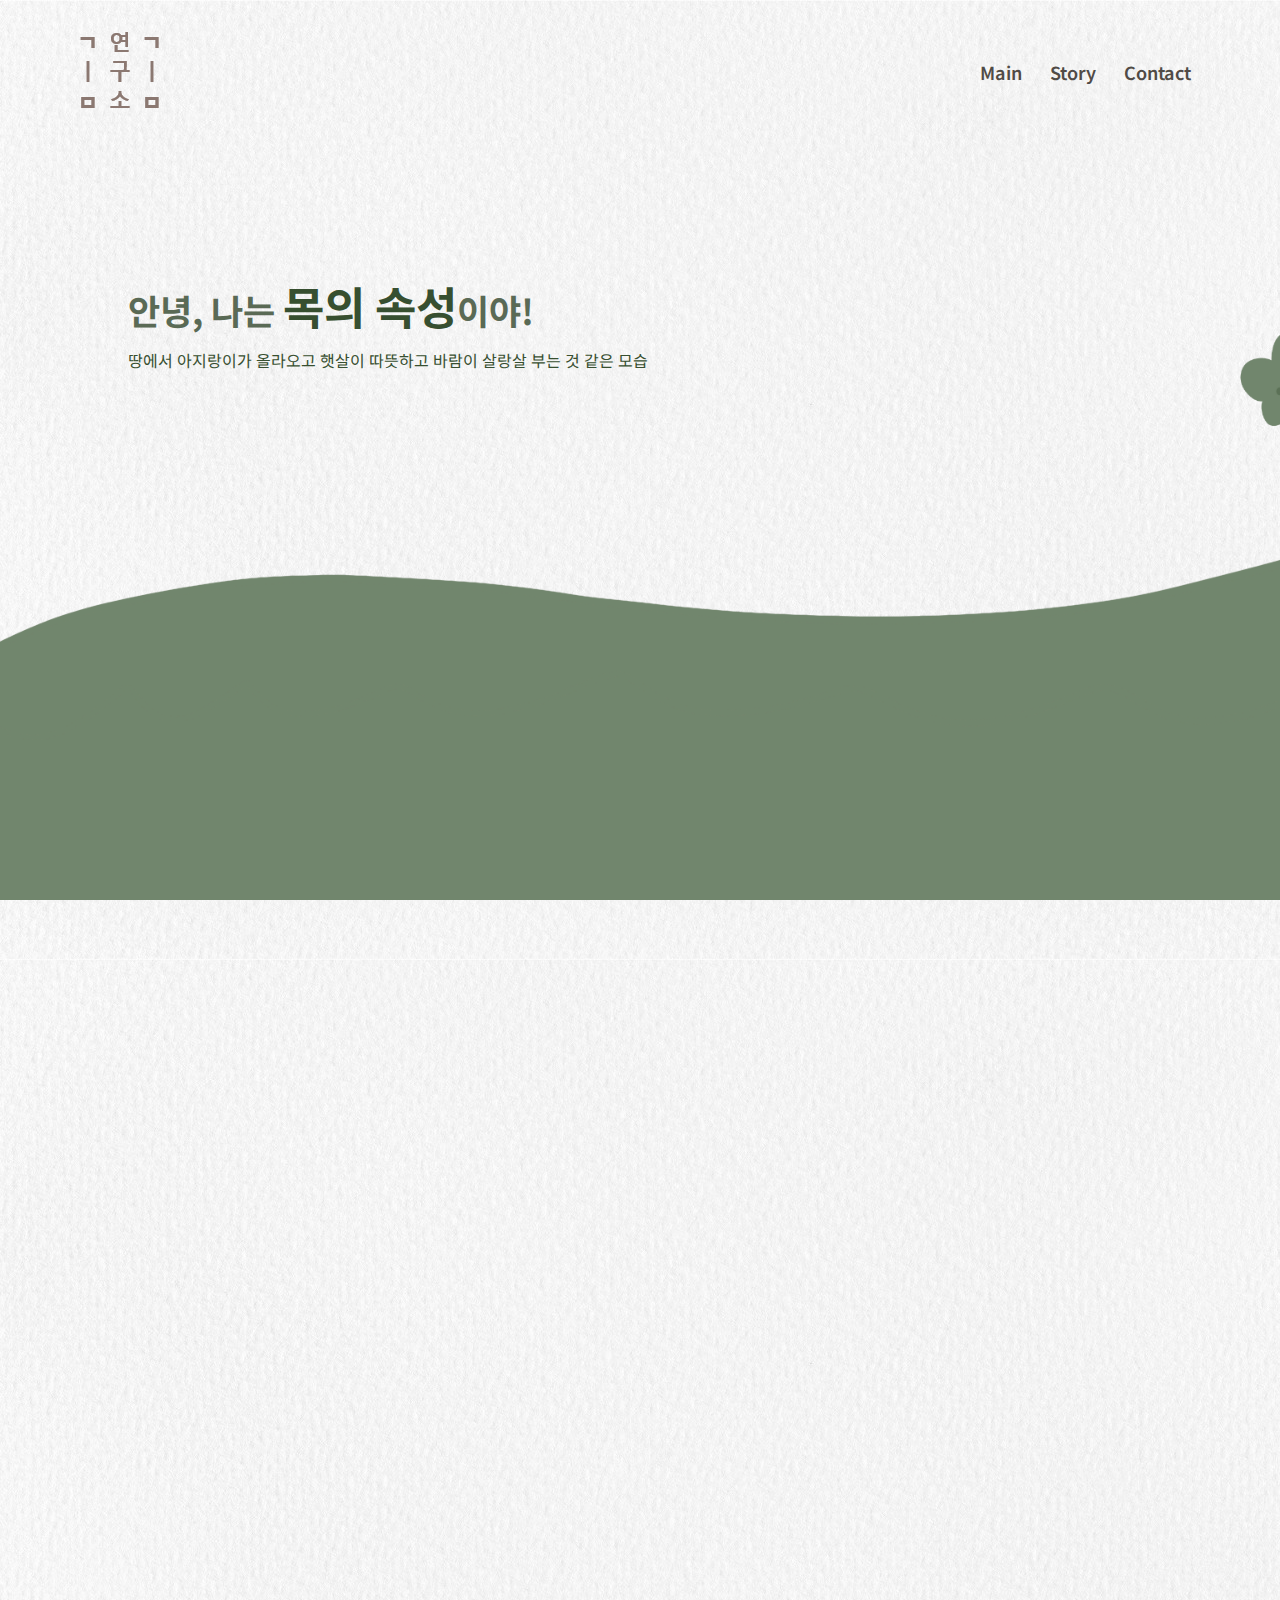
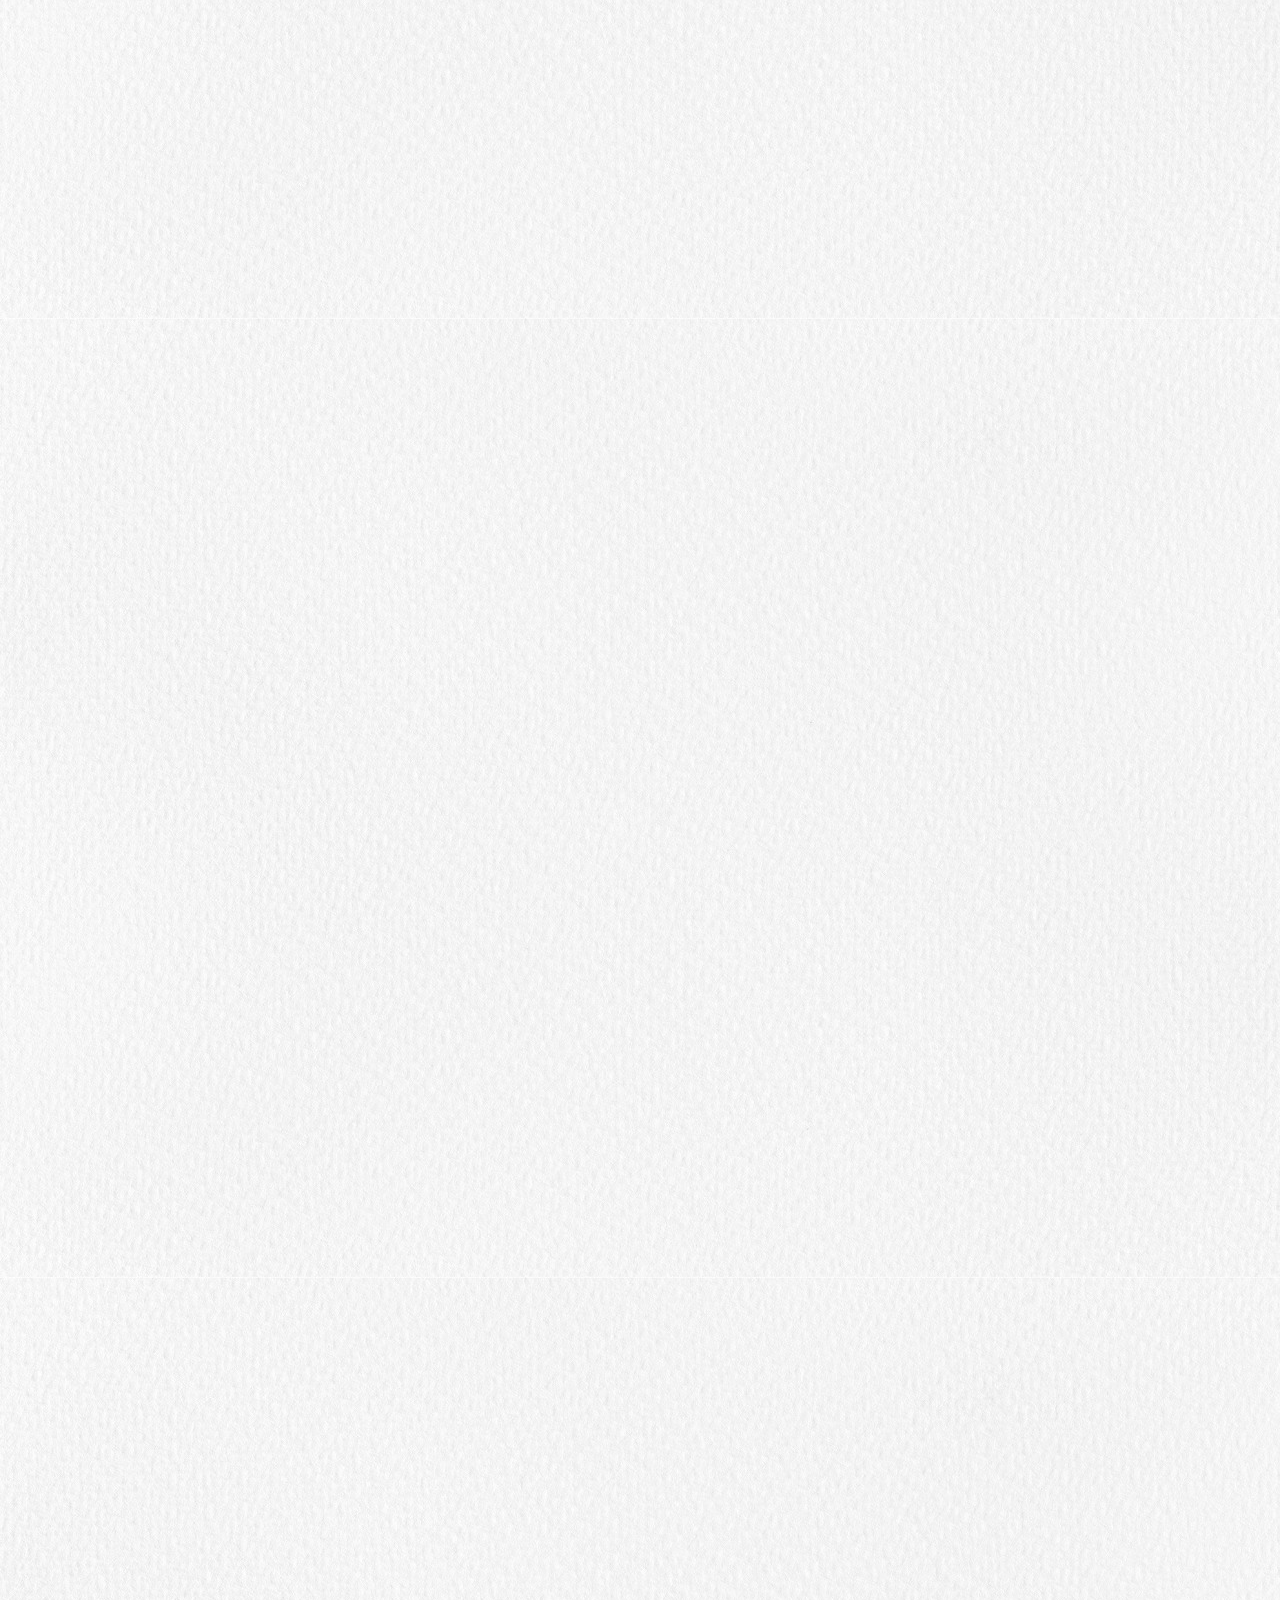
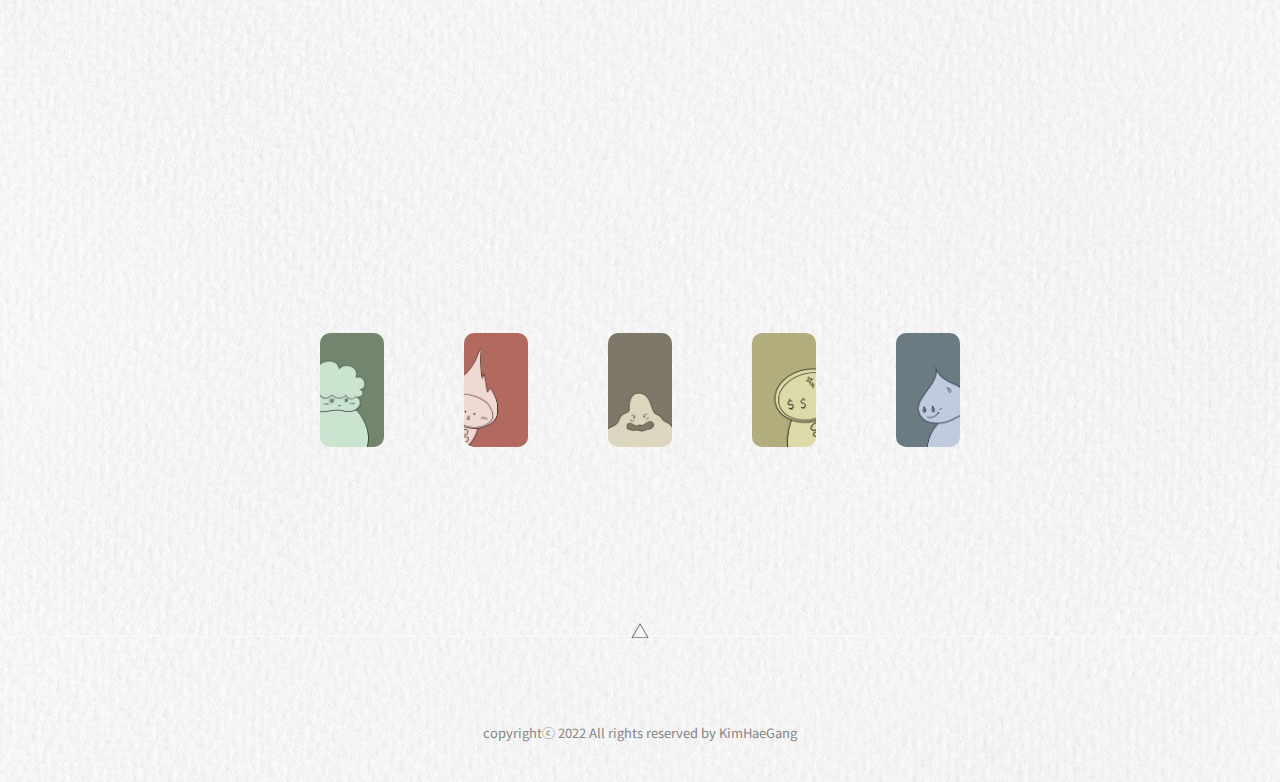
<file: html/tree.html>
<!DOCTYPE html>
<html lang="en">
<head>
  <meta charset="UTF-8">
  <meta name="viewport" content="width=device-width, initial-scale=1.0">
  <meta http-equiv="X-UA-Compatible" content="ie=edge">
  <title>목의 이야기</title>
  <link rel="stylesheet" href="../css/sub.css">
  <link rel="preconnect" href="https://fonts.googleapis.com">
<link rel="preconnect" href="https://fonts.gstatic.com" crossorigin>
<link href="https://fonts.googleapis.com/css2?family=Noto+Sans+KR:wght@100;400;700&display=swap" rel="stylesheet">
<link rel="stylesheet" href="https://stackpath.bootstrapcdn.com/font-awesome/4.7.0/css/font-awesome.min.css">
<link rel="stylesheet" href="https://unpkg.com/aos@next/dist/aos.css">
</head>
<body >

  <!--header-->
  <section class="header" id="header">
    <nav>
      <a href="../index.html"><img src="../image/logo.png" alt=""></a>
      <div class="nav-link" id="navlink">
        <i class="fa fa-times" onclick="hideMenu()"></i>
        <ul>
          <li><a href="../index.html#header">Main</a></li>
          <li><a href="../index.html#story">Story</a></li>
          <li><a href="contact.html">Contact</a></li>
        </ul>
      </div>
      <i class="fa fa-bars" onclick="showMenu()"></i>
    </nav>

    <!--main text-->
    <div class="row">
      <div class="text-box">
          <h1>안녕, 나는 <span>목의 속성</span>이야!</h1>
          <p>땅에서 아지랑이가 올라오고 햇살이 따뜻하고 바람이 살랑살 부는 것 같은 모습</p>

      </div>

   </div>
  </section>

  <!-- story -->
  <section class="story" id="story">
    <div class="row">
      <div class="col-1" data-aos="fade-up"  data-aos-duration="2000"  data-aos-once="true">
         <img src="../image/tree1.png" >
         <p> 나는 봄에 피어나는 새싹과 같아요.<br>
             새싹은 아주 여리지만 땅을 뚫고 나오는 강력한 힘을 가졌지요.<br>
             그래서 저는 스테미너가 아무 많이 넘친답니다.</p>
      </div>
    </div>

    <div class="row">
      <div class="col-1" data-aos="fade-up">
        <img src="../image/tree2.png"  >
        <p>나는 추진력도 아주 아주 강해요. <br>
           새싹이 자라는 것처럼 무엇을 키우는 것을 잘한답니다.<br>
           그리고 목의 성질을 가장 많이 대표하듯이 종이 또는 섬유에 관련된 일을 잘 한답니다.</p>
      </div>
    </div>

    <div class="row">
      <div class="col-1" data-aos="fade-up">
        <img src="../image/tree3.png" >
        <p> 또한 포용력이 좋아 교육이나 육영사업도 적성에 정말 잘 맞는것 같아요.</p>
      </div>
    </div>
  </section>



<!-- fivelayer -->
  <section class="five">
    <div class="row">
      <div class="five-col">
        <img src="../image/tt.png" alt="">
        <a href="tree.html" ><div class="layer">
        </div></a>
      </div>

      <div class="five-col">
        <img src="../image/ff.png" alt="">
        <a href="fire.html"><div class="layer">
        </div></a>
      </div>

      <div class="five-col">
        <img src="../image/ss.png" alt="">
        <a href="sand.html"><div class="layer">
        </div></a>
      </div>

      <div class="five-col">
        <img src="../image/gg.png" alt="">
        <a href="gold.html"><div class="layer">
        </div></a>
      </div>

      <div class="five-col">
        <img src="../image/ww.png" alt="">
        <a href="water.html"><div class="layer">
        </div></a>
      </div>


    </div>
  </section>

  <section class="five" id="end">
    <a href="#header"><p> △ </p></a>
  </section>


  <!-- footer -->
  <section class="footer">
    <p>copyrightⓒ 2022 All rights reserved by KimHaeGang</p>
  </section>











<!--- javascript for toggle menu ------->
  <script>
  var navlink = document.getElementById("navlink");

  function showMenu(){
     navlink.style.right = "0";
  }
  function hideMenu(){
     navlink.style.right = "-200px";
  }
  </script>
  <!--scroll-->
  <script src="https://unpkg.com/aos@next/dist/aos.js"></script>
    <script>
      AOS.init({
        duration: 3000,
        once: true,
      });
    </script>

</body>
</html>
</file>
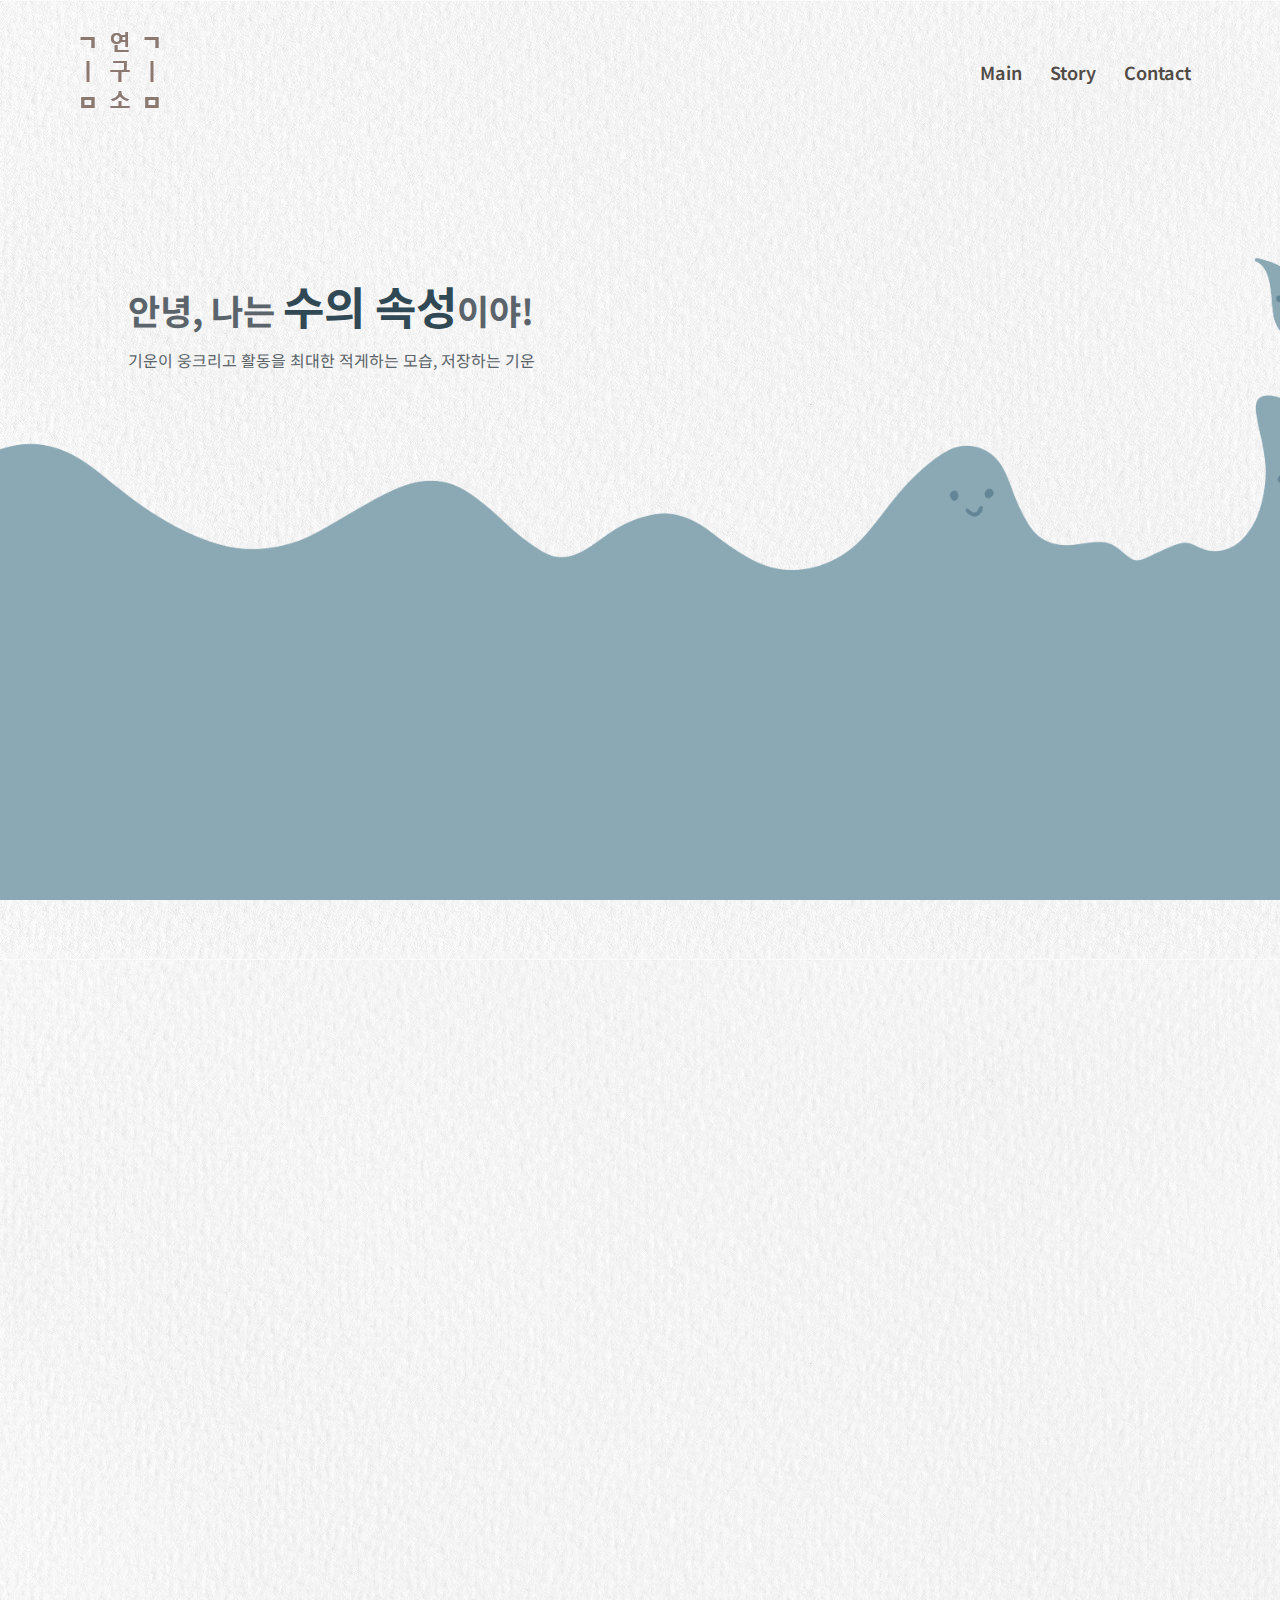
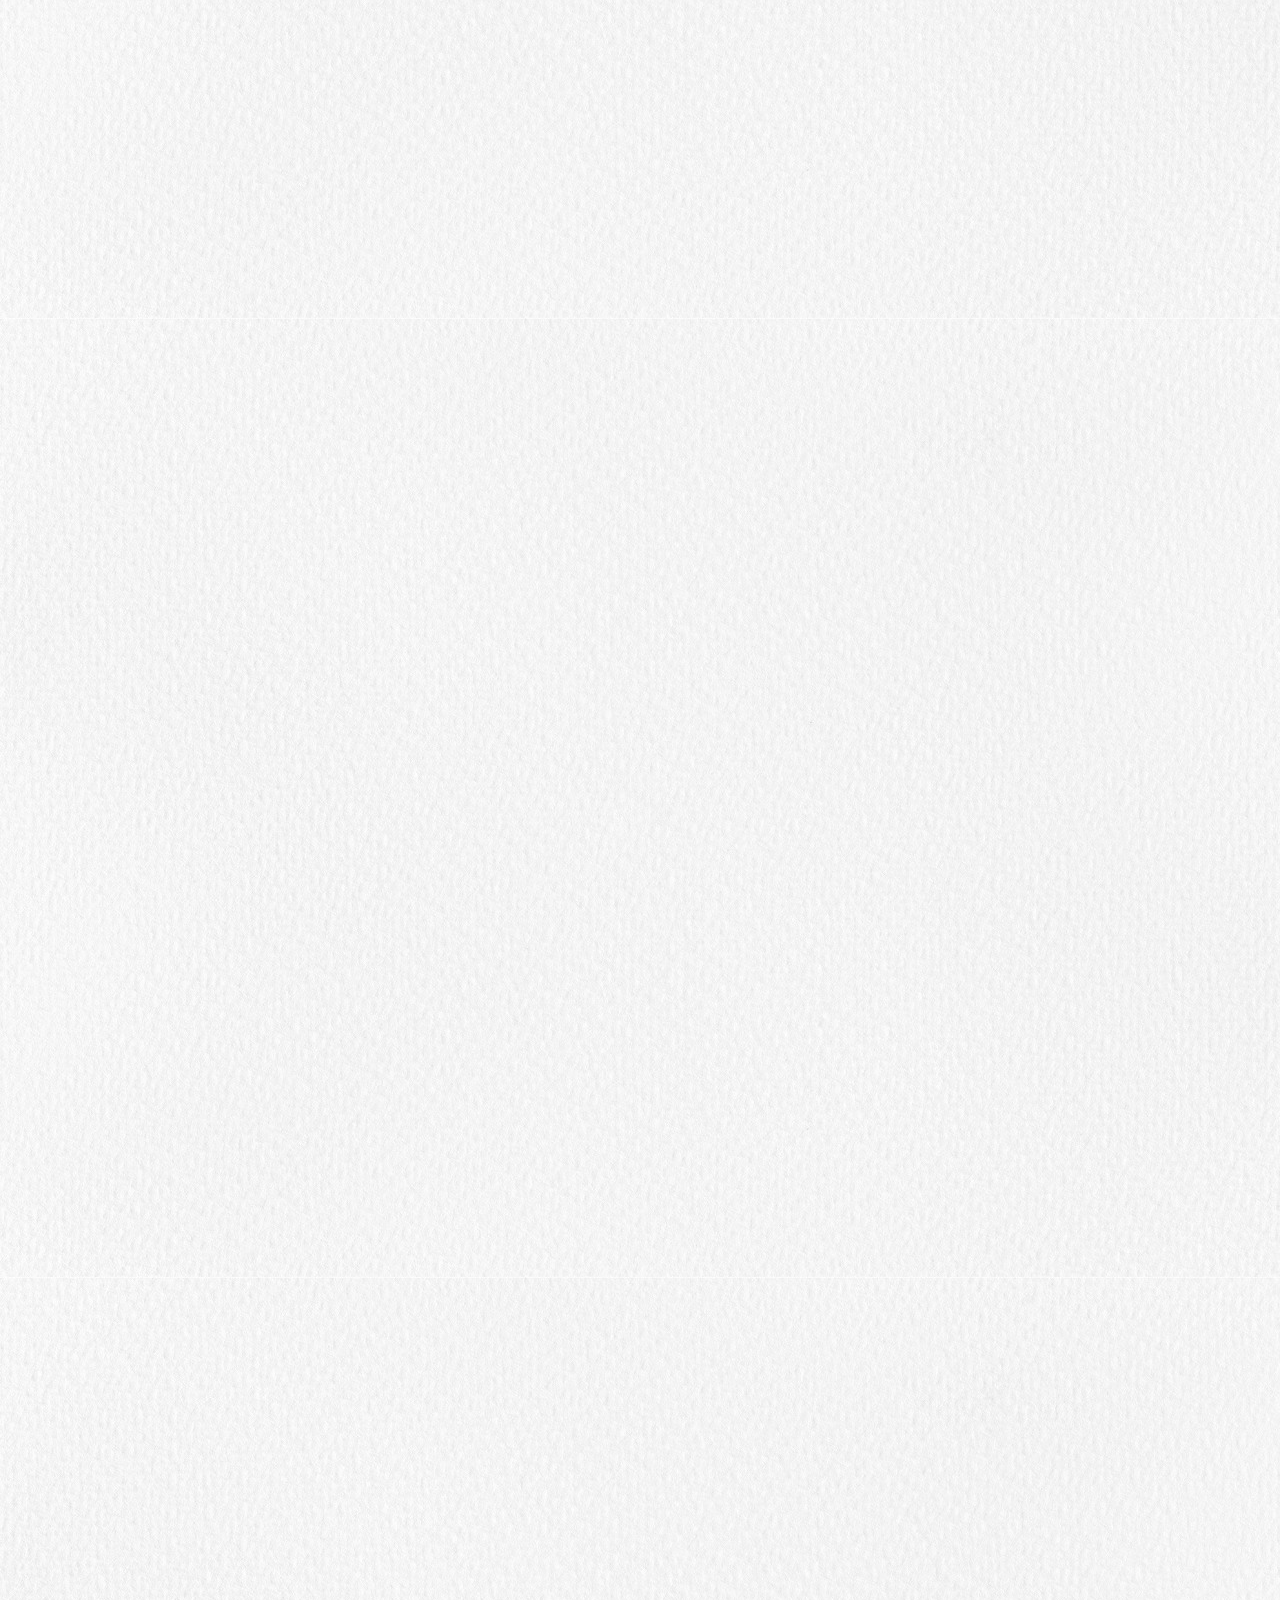
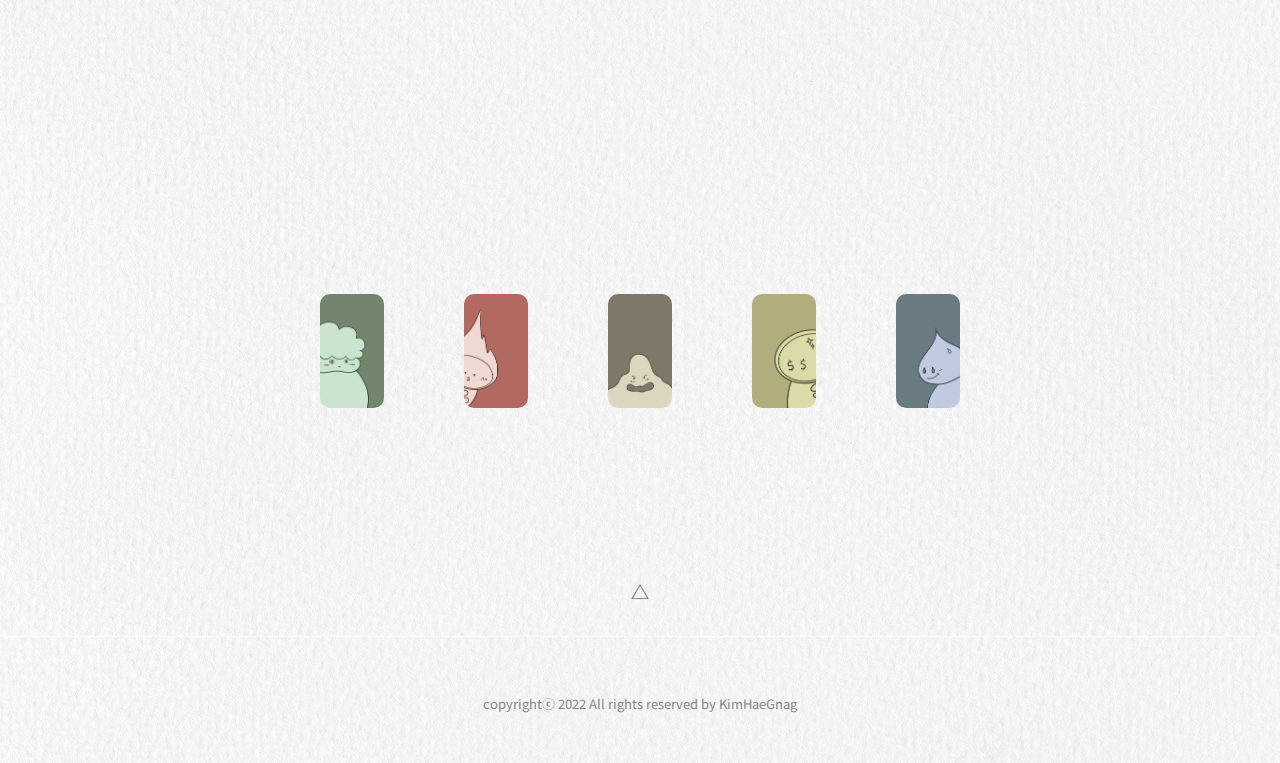
<file: html/water.html>
<!DOCTYPE html>
<html lang="en">
<head>
  <meta charset="UTF-8">
  <meta name="viewport" content="width=device-width, initial-scale=1.0">
  <meta http-equiv="X-UA-Compatible" content="ie=edge">
  <title>수의 이야기</title>
  <link rel="stylesheet" href="../css/sub.css">
  <link rel="preconnect" href="https://fonts.googleapis.com">
<link rel="preconnect" href="https://fonts.gstatic.com" crossorigin>
<link href="https://fonts.googleapis.com/css2?family=Noto+Sans+KR:wght@100;400;700&display=swap" rel="stylesheet">
<link rel="stylesheet" href="https://stackpath.bootstrapcdn.com/font-awesome/4.7.0/css/font-awesome.min.css">
<link rel="stylesheet" href="https://unpkg.com/aos@next/dist/aos.css" />
</head>
<body >

  <!--header-->
  <section class="header" id="header" style="background-image: url(../image/wwbg.png);">
    <nav>
      <a href="../index.html"><img src="../image/logo.png" alt=""></a>
      <div class="nav-link" id="navlink">
        <i class="fa fa-times" onclick="hideMenu()"></i>
        <ul>
          <li><a href="../index.html#header">Main</a></li>
          <li><a href="../index.html#story">Story</a></li>
          <li><a href="contact.html">Contact</a></li>
        </ul>
      </div>
      <i class="fa fa-bars" onclick="showMenu()"></i>
    </nav>

    <!--main text-->
    <div class="row">
      <div class="text-box">
          <h1 style="color: rgb(90, 100, 106)">안녕, 나는 <span style="color: rgb(49, 73, 85)">수의 속성</span>이야!</h1>
          <p style="color:rgb(90, 100, 106)"> 기운이 웅크리고 활동을 최대한 적게하는 모습, 저장하는 기운</p>
      </div>
   </div>
  </section>

  <!-- story -->
  <section class="story" id="story">
    <div class="row">
      <div class="col-1" data-aos="fade-up"  data-aos-duration="2000" >
         <img src="../image/water1.png" >
         <p>물의 속성을 생각해 보면 나를 잘 알 수 있답니다.<br>
            물방울은 서로 응집하는 힘이 있고 깊은 물일수록 흐르는 소리가 잘 나지 않지요.</p>

      </div>
    </div>

    <div class="row">
      <div class="col-1" data-aos="fade-up" data-aos-once="true" >
        <img src="../image/water2.png" >
        <p>그래서 나는 사람들 눈에 잘 띄지 않게 행동해 사람들은 나의 생각을 잘 모를 수가 있습니다. <br>
        그리고 물의 응집력처럼 돈을 모으는 것에 관심이 많습니다.  </p>
      </div>
    </div>

    <div class="row">
      <div class="col-1"  data-aos="fade-up" >
        <img src="../image/water3.png" >
        <p>나는 기획하고 설계하는 일을 잘합니다. <br>
          아이디어를 내는 방송국 PD, 계획하고 설계하는 기획부일이 딱 좋아요. </p>
      </div>
    </div>

  </section>

  <!-- fivelayer -->
    <section class="five">
      <div class="row">
        <div class="five-col">
          <img src="../image/tt.png" alt="">
          <a href="tree.html" ><div class="layer">
          </div></a>
        </div>

        <div class="five-col">
          <img src="../image/ff.png" alt="">
          <a href="fire.html"><div class="layer">
          </div></a>
        </div>

        <div class="five-col">
          <img src="../image/ss.png" alt="">
          <a href="sand.html"><div class="layer">
          </div></a>
        </div>

        <div class="five-col">
          <img src="../image/gg.png" alt="">
          <a href="gold.html"><div class="layer">
          </div></a>
        </div>

        <div class="five-col">
          <img src="../image/ww.png" alt="">
          <a href="water.html"><div class="layer">
          </div></a>
        </div>


      </div>
    </section>


    <section class="five" id="end">
      <a href="#header"><p> △ </p></a>
    </select>


  <!-- footer -->
  <section class="footer">
    <p>copyrightⓒ 2022 All rights reserved by KimHaeGnag</p>
  </section>











<!--- javascript for toggle menu ------->
  <script>
  var navlink = document.getElementById("navlink");

  function showMenu(){
     navlink.style.right = "0";
  }
  function hideMenu(){
     navlink.style.right = "-200px";
  }
  </script>
  <!--scroll-->
  <script src="https://unpkg.com/aos@next/dist/aos.js"></script>
    <script>
      AOS.init({
        duration: 3000,
        once: true,
      });
    </script>

</body>
</html>
</file>
<file: css/main.css>
html{
  scroll-behavior: smooth;

  background-image: url(../image/paper.jpg);
  background-size: 100%;
}

*{
  margin: 0;
  padding: 0;
  box-sizing: border-box;
  font-family: 'Noto Sans KR', sans-serif;
  text-decoration: none;
}



/*--header--*/
.header{
  min-height: 100vh;
  width: 100%;
  background-image: url(../image/bg4.png);
  background-size: cover;
  position: relative;
}

nav{
  display: flex;
  padding: 2% 6%;
  justify-content: space-between;
  align-items: center;
}
nav img{
  width: 100%;
}

.nav-link{
  flex: 1;
  text-align: right;
}

.nav-link ul li{
  list-style: none;
  display: inline-block;
  padding: 8px 12px;
  position: relative;
}

.nav-link ul li a{
  color: rgb(80, 75, 70);
  font-size: 18px;
  font-weight: 600;
}

.nav-link ul li::after{
  content: '';
  width: 0%;
  height: 2px;
  background: rgb(65, 57, 55);
  display: block;
  margin: auto;
  transition: 0.5s;

}
.nav-link ul li:hover::after{
  width: 100%;
}

.text-box{
  width: 90%;
  position: absolute;
  top: 50%;
  left: 50%;
  transform: translate(-50%,-50%);
  text-align: center;

}


  .text-box h1{
    font-size: 42px;
    color: #2f2e2e;
  }
  .text-box p{
    margin: 10px 0 40px;
    font-size: 14px;
    line-height: 28px;
    color: #393838;
  }

.next{
  display: inline-block;
  text-decoration: none;
  color: #2f2e2e;
  border: 2px solid #2f2e2e;
  padding: 10px 34px;
  font-size: 14px;
  font-weight: bold;
  background: transparent;
  position: relative;
  cursor: pointer;
}

.next:hover{
  border: 1px solid #2f2e2e;
  background:#2f2e2e;
  transition: 1s;
  color: rgb(242, 231, 227);


}

nav .fa{
  display: none;
}

@media(max-width: 700px){
  .text-box{

  }
  .text-box h1{
    font-size: 24px;
  }
    .text-box p{
      font-size: 13px;
      padding: 0 5%;

  }

  .nav-link ul li{
    display: block;
  }
  .nav-link{
    position: absolute;
    background: #fff;
    height: 100vh;
    width: 200px;
    top: 0px;
    right: -200px;
    text-align: left;
    z-index: 2;
    transition: 1s;
  }

  nav .fa{
    display: block;
    color: #121212;
    margin: 10px;
    font-size: 22px;
    cursor: pointer;
  }

  .nav-link ul{
    padding: 30px;
  }
}

/*-- story --*/
.story{
  width: 80%;
  margin: auto;
  padding: 100px 12%;
  position: relative;
}

.row {
  display: flex;
  align-items: center;
  justify-content: space-between;
  flex-wrap: wrap;
  padding-top: 10%;
}

.col-1{
  max-width: 800px;
  padding-left: 10%;
  text-align: center;
}

.col-1 img{
  width: 100%;
}

.col-1 h1{
  font-size: 35px;
  color: #343434;
}

.col-1 h2{
  font-size: 24px;
  margin: 5px 0;
  color: #3e3d3d;
}

.col-1 p{
  font-size: 16px;
  line-height: 28px;
  color: #4d4d4d;
}

@media(max-width: 700px){
  .col-1{
    padding-top: 20%;
    text-align: left;
  }

  .col-1 h1{
    font-size: 30px;
    line-height: 44px;
  }

  .col-1 h2{
   font-size: 18px;
   line-height: 30px;
  }

  .col-1 p{
    font-size: 14px;
  }

  .row{
    flex-direction: column;
  }
}

  /*--five layer--*/
  .five{
    width: 80%;
    margin: auto;
    text-align: center;
    padding-top: 100px
  }

  .five h1{
    font-size: 28px;
    font-weight: 600;
    line-height: 55px;
    color:#3c3b3b;
  }

  .five p{
    font-size: 16px;
    color: #4d4d4d;
    padding-top: 5px;
  }

  .five-col{
    flex-basis: 20%;
    border-radius: 10px;
    margin-top: 30px;
    position: relative;
    overflow: hidden;
  }

  .five-col img{
    display: block;
    width: 100%;
  }

  @media (max-width: 700px){

    .five h1{
      font-size: 22px;
      line-height: 30px;
    }

    .five p{
      font-size: 14px;
    }


 }

  .layer{
    background: transparent;
    height: 100%;
    width: 100%;
    position: absolute;
    top: 0;
    left: 0;
    transition: 0.5s;
  }

  .layer:hover{
    background: rgb(157,86,63,0.5);
  }

  .layer h3{
    width: 100%;
    font-weight: 500;
    color: #fafafa;
    font-size: 26px;
    bottom: 0;
    left: 50%;
    transform: translateX(-50%);
    position: absolute;
    opacity: 0;
    transition: 0.5s;
  }

  .layer:hover h3{
    bottom: 49%;
    opacity: 1;
  }

@media(max-width: 700px){
  .five-col{
    margin-left: 0px;
    margin-right: 15px;
  }
}

/*-- footer --*/
.footer{
  margin-top: 70px;
  margin-bottom: 40px;
  text-align: center;
}

.footer p{
  font-size: 13px;
  font-weight: 200px;
  color: #858585;
}
</file>
<file: css/contact.css>
html{
  background-image: url(../image/paper.jpg);
  background-size: 100%;

  }

  *{
  margin: 0;
  padding: 0;
  box-sizing: border-box;
  font-family: 'Noto Sans KR', sans-serif;

}

.header{
  min-height: 100vh;
  width: 100%;

}

nav{
  display: flex;
  padding: 2% 6%;
  justify-content: space-between;
  align-items: center;
}
nav img{
  width: 100%;
}
.nav-link{
  flex: 1;
  text-align: right;
}
.nav-link ul li{
  list-style: none;
  display: inline-block;
  padding: 8px 12px;
  position: relative;
}
.nav-link ul li a{
  color: rgb(80, 75, 70);
  text-decoration: none;
  font-size: 18px;
  font-weight: bold;
}
.nav-link ul li::after{
  content: '';
  width: 0%;
  height: 2px;
  background: rgb(65, 57, 55);
  display: block;
  margin: auto;
  transition: 0.5s;
}
.nav-link ul li:hover::after{
  width: 100%;
}


nav .fa{
  display: none;
}

@media(max-width: 700px){
  .nav-link ul li{
    display: block;
  }
  .nav-link{
    position: absolute;
    background: #fff;
    height: 100vh;
    width: 200px;
    top: 0px;
    right: -200px;
    text-align: left;
    z-index: 2;
    transition: 1s;
  }
  nav .fa{
    display: block;
    color: #121212;
    margin: 10px;
    font-size: 22px;
    cursor: pointer;
  }
  .nav-link ul{
    padding: 30px;
  }
  }

  /*--form--*/

button {
  overflow: visible;
}

button, select {
  text-transform: none;
}

button, input, select, textarea {
  color: #5A5A5A;
  font: inherit;
  margin: 0;
}

input {
  line-height: normal;
}

textarea {
  overflow: auto;
}

#container {
  max-width: 768px;
  margin: 50px auto;
  position: relative;
}

form {
  padding: 37.5px;
  margin: 50px 0;
}

h1 {
  padding-top: 10PX;
  color:  #2f2e2e;
  font-size: 32px;
  letter-spacing: 7px;
  text-align: center;
  text-transform: uppercase;
}


.icon_wrapper {
  margin: 20px auto 0;
  width: 100%;
}

.icon {
  display: block;
  fill: #474544;
  margin: 0 auto;
  width: 150px;
}

.email {
	float: right;
	width: 45%;
}

input[type='text'], [type='email'], select, textarea {
	background: none;
  border: none;
	border-bottom: solid 2px rgb(126, 117, 116);
	color:  #2f2e2e;
	font-size: 1.000em;
  font-weight: 400;
  letter-spacing: 1px;
	margin: 0em 0 1.875em 0;
	padding: 0 0 0.875em 0;
  text-transform: uppercase;
	width: 100%;
	-webkit-box-sizing: border-box;
	-moz-box-sizing: border-box;
	-ms-box-sizing: border-box;
	-o-box-sizing: border-box;
	box-sizing: border-box;
	-webkit-transition: all 0.3s;
	-moz-transition: all 0.3s;
	-ms-transition: all 0.3s;
	-o-transition: all 0.3s;
	transition: all 0.3s;
}

input[type='text']:focus, [type='email']:focus, textarea:focus {
	outline: none;

	padding: 0 0 0.875em 0;
}

.message {
	float: none;
}

.name {
	float: left;
	width: 45%;
}

select {
  background: url('https://cdn4.iconfinder.com/data/icons/ionicons/512/icon-ios7-arrow-down-32.png') no-repeat right;
  outline: none;
  -moz-appearance: none;
  -webkit-appearance: none;
}

select::-ms-expand {
  display: none;
}

.subject {
  width: 100%;
}

.telephone {
  width: 100%;
}

textarea {
	line-height: 150%;
	height: 150px;
	resize: none;
  width: 100%;
}

::-webkit-input-placeholder {
	color:  #2f2e2e;
}

:-moz-placeholder {
	color:  #2f2e2e;
	opacity: 1;
}

::-moz-placeholder {
	color: #2f2e2e;
	opacity: 1;
}

:-ms-input-placeholder {
	color: #2f2e2e;
}

#form_button {
  background: none;
  border: solid 2px #2f2e2e;
  color: #2f2e2e;
  cursor: pointer;
  display: inline-block;
  font-size: 14px;
  font-weight: bold;
  outline: none;
  padding: 10px 34px;
  text-transform: uppercase;
  -webkit-transition: all 0.3s;
	-moz-transition: all 0.3s;
	-ms-transition: all 0.3s;
	-o-transition: all 0.3s;
	transition: all 0.3s;
}

#form_button:hover {
  border: 1px solid #2f2e2e;
  background:#2f2e2e;
  color: rgb(242, 231, 227);
}

@media screen and (max-width: 768px) {
  #container {
    margin: 20px auto;
    width: 95%;
  }
}

@media screen and (max-width: 480px) {
  h1 {
    font-size: 26px;
  }

  .underline {
    width: 68px;
  }

  #form_button {
    padding: 15px 25px;
  }
}

@media screen and (max-width: 420px) {
  h1 {
    font-size: 18px;
  }

  .icon {
    width: 80px;
    margin-bottom: 0;
  }

  .underline {
    width: 53px;
  }

  input[type='text'], [type='email'], select, textarea {
    font-size: 0.875em;
  }
}

/*-- footer --*/
.footer{
  margin-top: 70px;
  margin-bottom: 40px;
  text-align: center;
}

.footer p{
  font-size: 13px;
  font-weight: 200px;
  color: #858585;
}
</file>
<file: css/sub.css>
html{
  scroll-behavior: smooth;
    background-image: url(../image/paper.jpg);
    background-size: 100%;


}

*{
  margin: 0;
  padding: 0;
  box-sizing: border-box;
  text-decoration: none;
  font-family: 'Noto Sans KR', sans-serif;
}


.header{
  min-height: 100vh;
  width: 100%;
  background-image: url(../image/ttbg.png);
  background-size: cover;

  position: relative;
}

nav{
  display: flex;
  padding: 2% 6%;
  justify-content: space-between;
  align-items: center;
}
nav img{
  width: 100%;
}

.nav-link{
  flex: 1;
  text-align: right;
}

.nav-link ul li{
  list-style: none;
  display: inline-block;
  padding: 8px 12px;
  position: relative;
}

.nav-link ul li a{
  color: rgb(80, 75, 70);
  font-size: 18px;
  font-weight: 600;
}

.nav-link ul li::after{
  content: '';
  width: 0%;
  height: 2px;
  background: rgb(65, 57, 55);
  display: block;
  margin: auto;
  transition: 0.5s;
}
.nav-link ul li:hover::after{
  width: 100%;
}

.img-box{
  margin-right: 10%;
  margin-top: 0;
}
.text-box{
  margin-left: 10%;
  margin-top: 0%

  }

  .text-box h1{
    font-size: 35px;
    color: rgb(90, 106, 85);
  }

  .text-box span{
    color: #374f30;
    font-size: 45px;
  }
  .text-box p{
    margin: 10px 0 40px;
    font-size: 16px;
    color: #374f30;
  }



nav .fa{
  display: none;
}

@media(max-width: 700px){
    .text-box{
      margin-left: 10%;
      margin-top: 12%;
}

  .text-box h1{
    font-size: 25px;
    color: #6c7e66;
  }
    .text-box span{
      font-size: 35px;

    }
    .text-box p{
      font-size: 13px;
      color: #595959;
    }
  .nav-link ul li{
    display: block;
  }
  .nav-link{
    position: absolute;
    background: #fff;
    height: 100vh;
    width: 200px;
    top: 0px;
    right: -200px;
    text-align: left;
    z-index: 2;
    transition: 1s;
  }
  nav .fa{
    display: block;
    color: #0B0B0B;
    margin: 10px;
    font-size: 22px;
    cursor: pointer;
  }
  .nav-link ul{
    padding: 30px;
  }
  }



  /*----- sub -----*/

  .story{

    width: 80%;
    margin: auto;
    padding: 100px 12%;
    position: relative;
  }

  .row{
    display: flex;
    align-items: center;
    justify-content: space-between;
    flex-wrap: wrap;
    padding-top: 10%;
  }

.col-1{
  max-width: 800px;
  padding-left: 10%;
  text-align: center;
}

.col-1 p{
  font-size: 18px;
  line-height: 30px;
  color:  #4d4d4d;
}
.col-1 img{
  width: 100%;



}
.col-2{
  position: relative;
}
@media(max-width: 700px){
  .col-1{
    padding-top: 20%;
  }
  .col-1 p{
    font-size: 14px;
  text-align: left;}

  .sub-img{
    width: 100%;
    max-width: 1000px;
  }
}

/*----- five icon text-----*/

.five{
  width: 50%;
  margin: auto;
  text-align: center;
  padding-top: 100px
}
.five h1{
  font-size: 28px;
  font-weight: 600;
  line-height: 55px;
  color: #222222;
}
.five p{
  font-size: 18px;
  color: #444444;
  padding: 10px;
}
.five-col{
  flex-basis: 10%;
  border-radius: 10px;
  margin-top: 30px;
  margin-bottom: 60px;
  position: relative;
  overflow: hidden;
}
.five-col img{
  display: block;
  width: 100%;
}
@media (max-width: 700px){
  .five h1{
    font-size: 22px;
    line-height: 55px;

  }
  .five p{
    font-size: 16px;
  }
}
/*----- five icon image -----*/

.layer{
  background: transparent;
  height: 100%;
  width: 100%;
  position: absolute;
  top: 0;
  left: 0;
  transition: 0.5s;
}
.layer:hover{
  background: rgb(157,86,63,0.5);
}


@media(max-width: 700px){
.five-col{
  margin-left: 0px;
  margin-right: 15px;
  }
 }

 /*-- footer --*/
 .footer{
   margin-top: 70px;
   margin-bottom: 40px;
   text-align: center;
 }

 .footer p{
   font-size: 13px;
   font-weight: 200px;
   color: #858585;
 }
</file>
